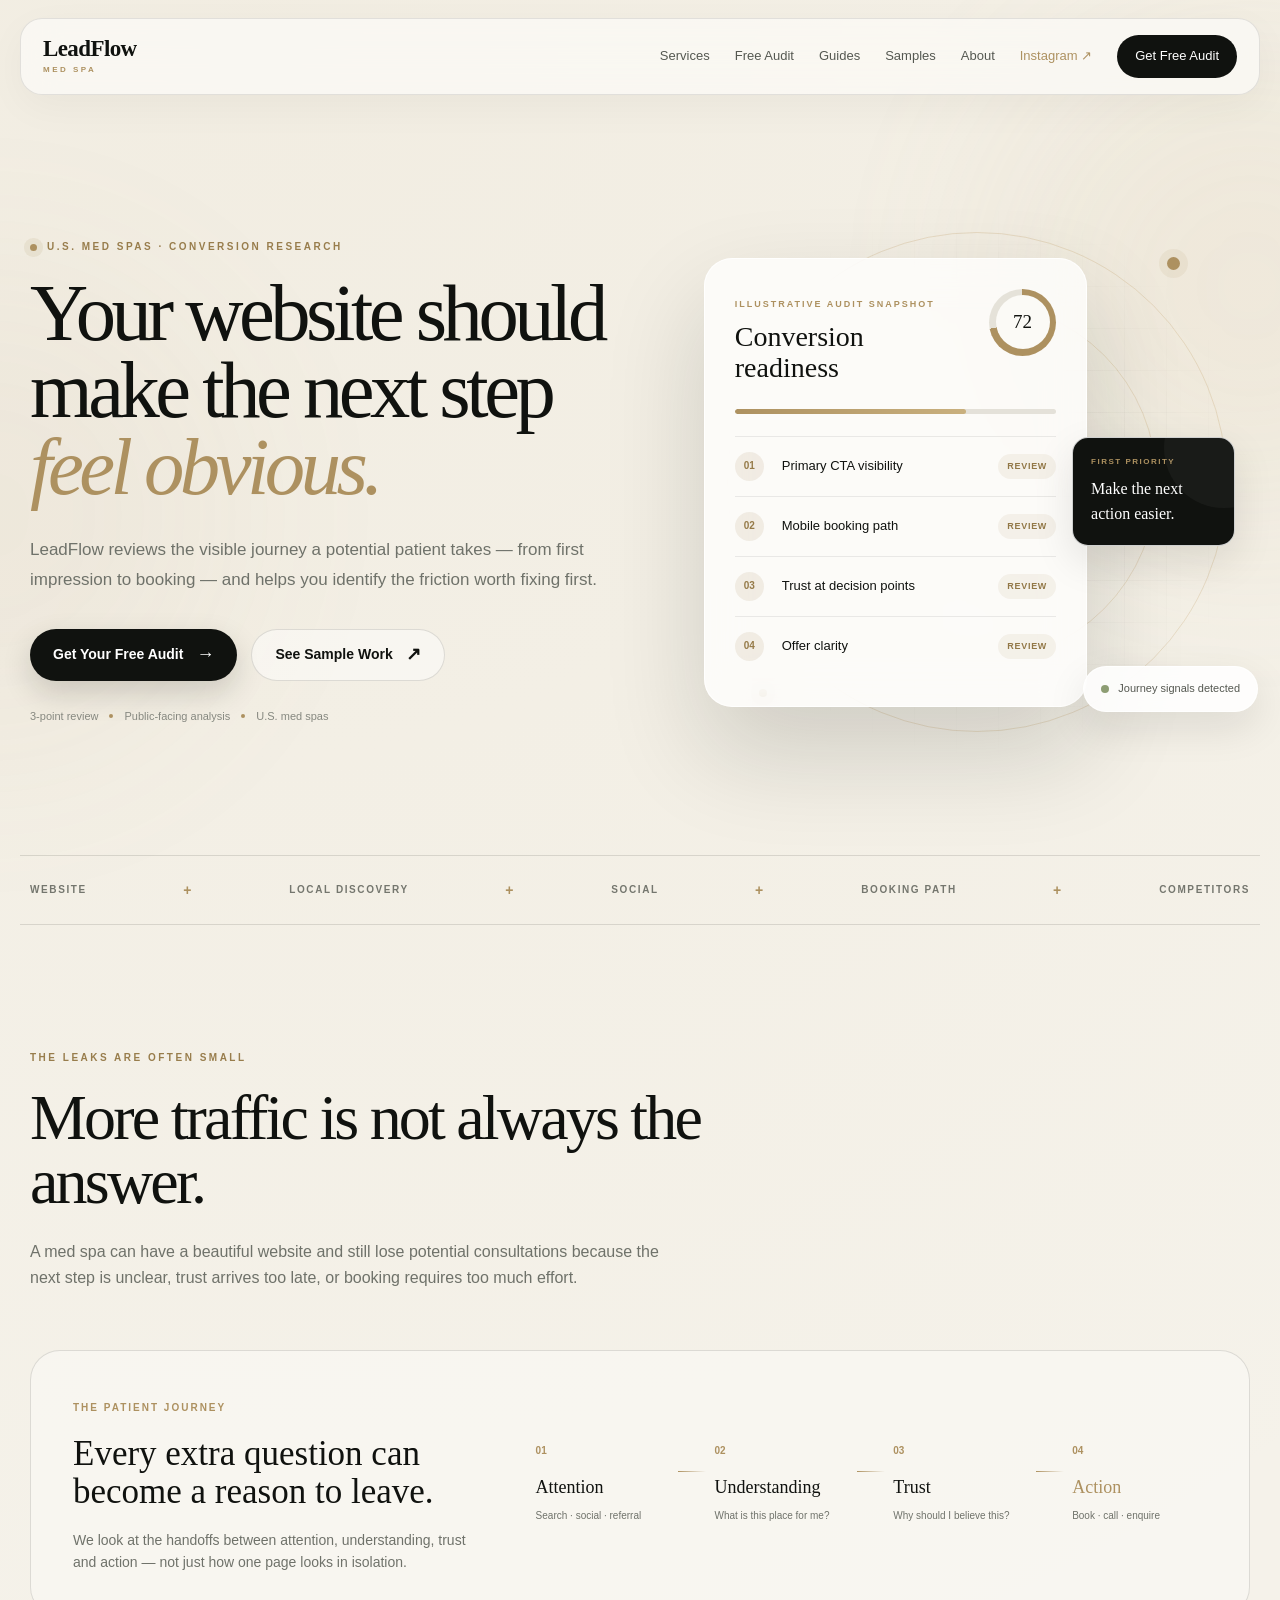
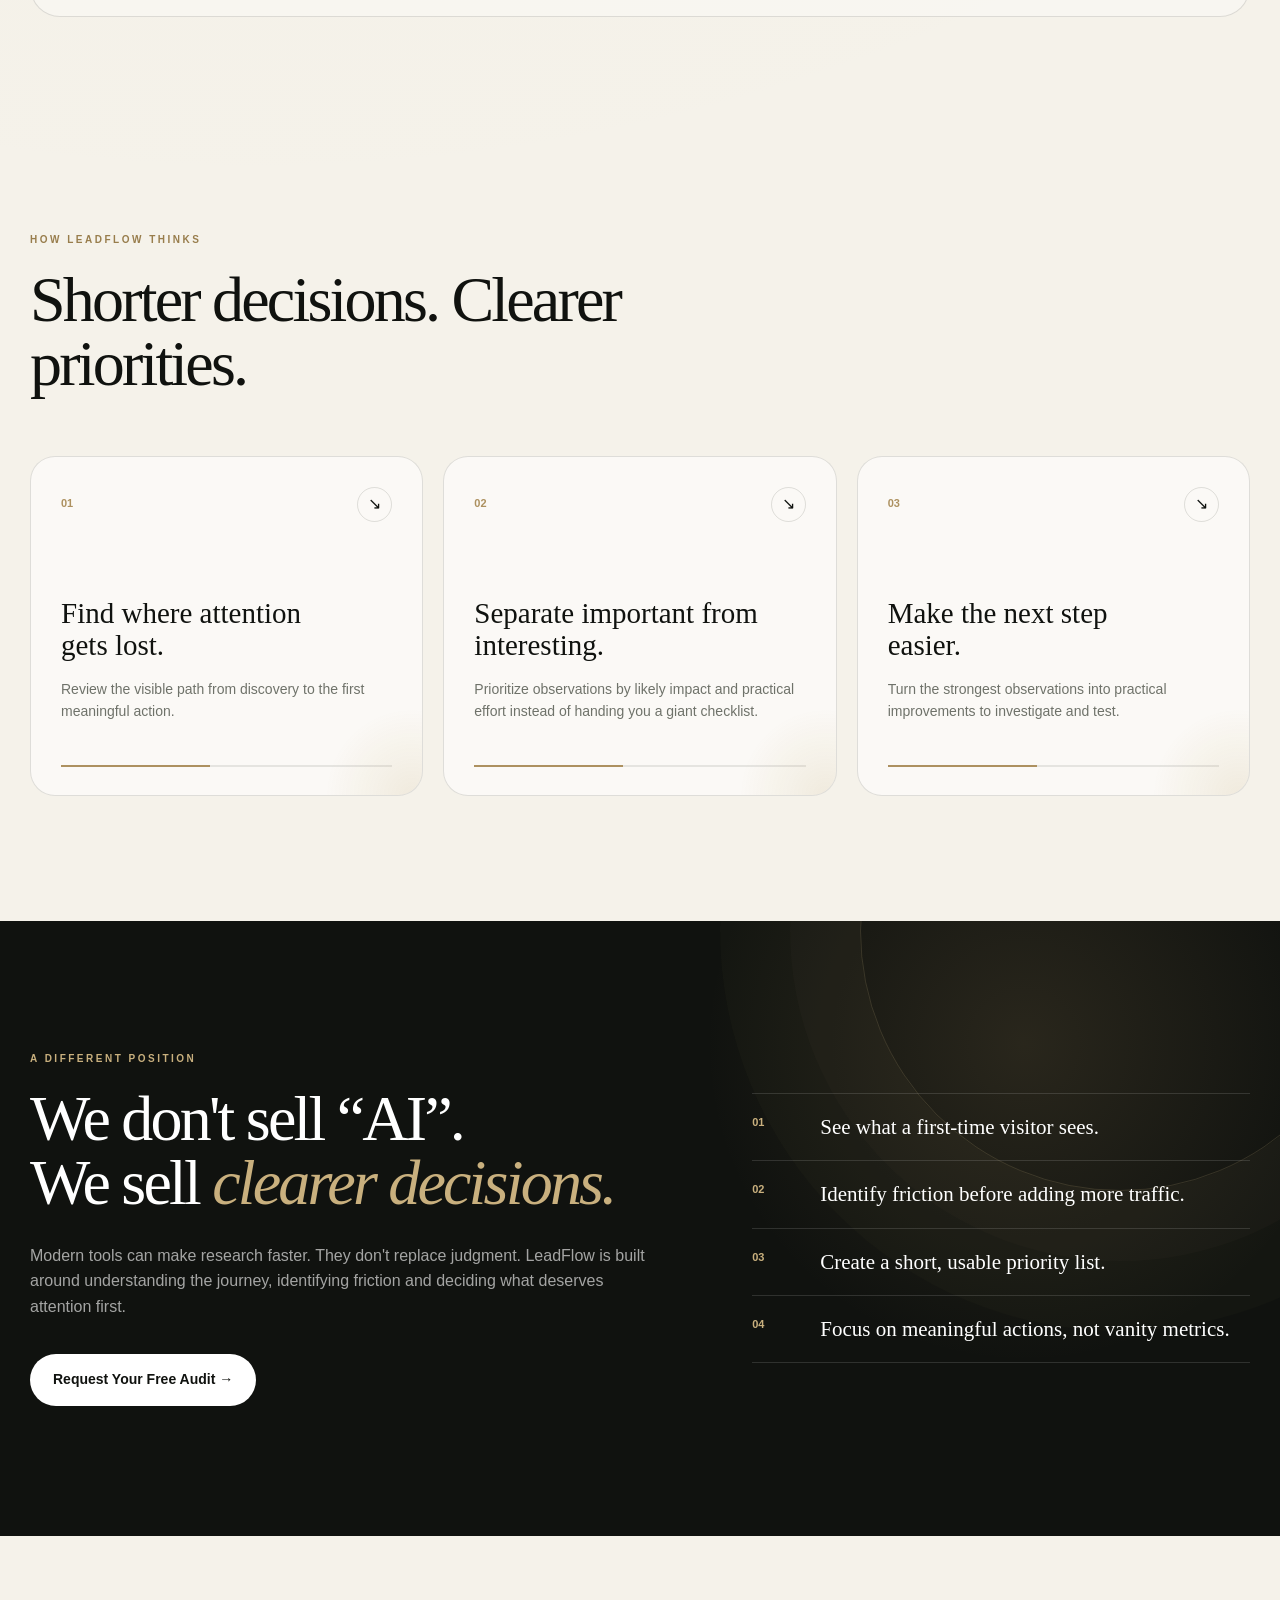
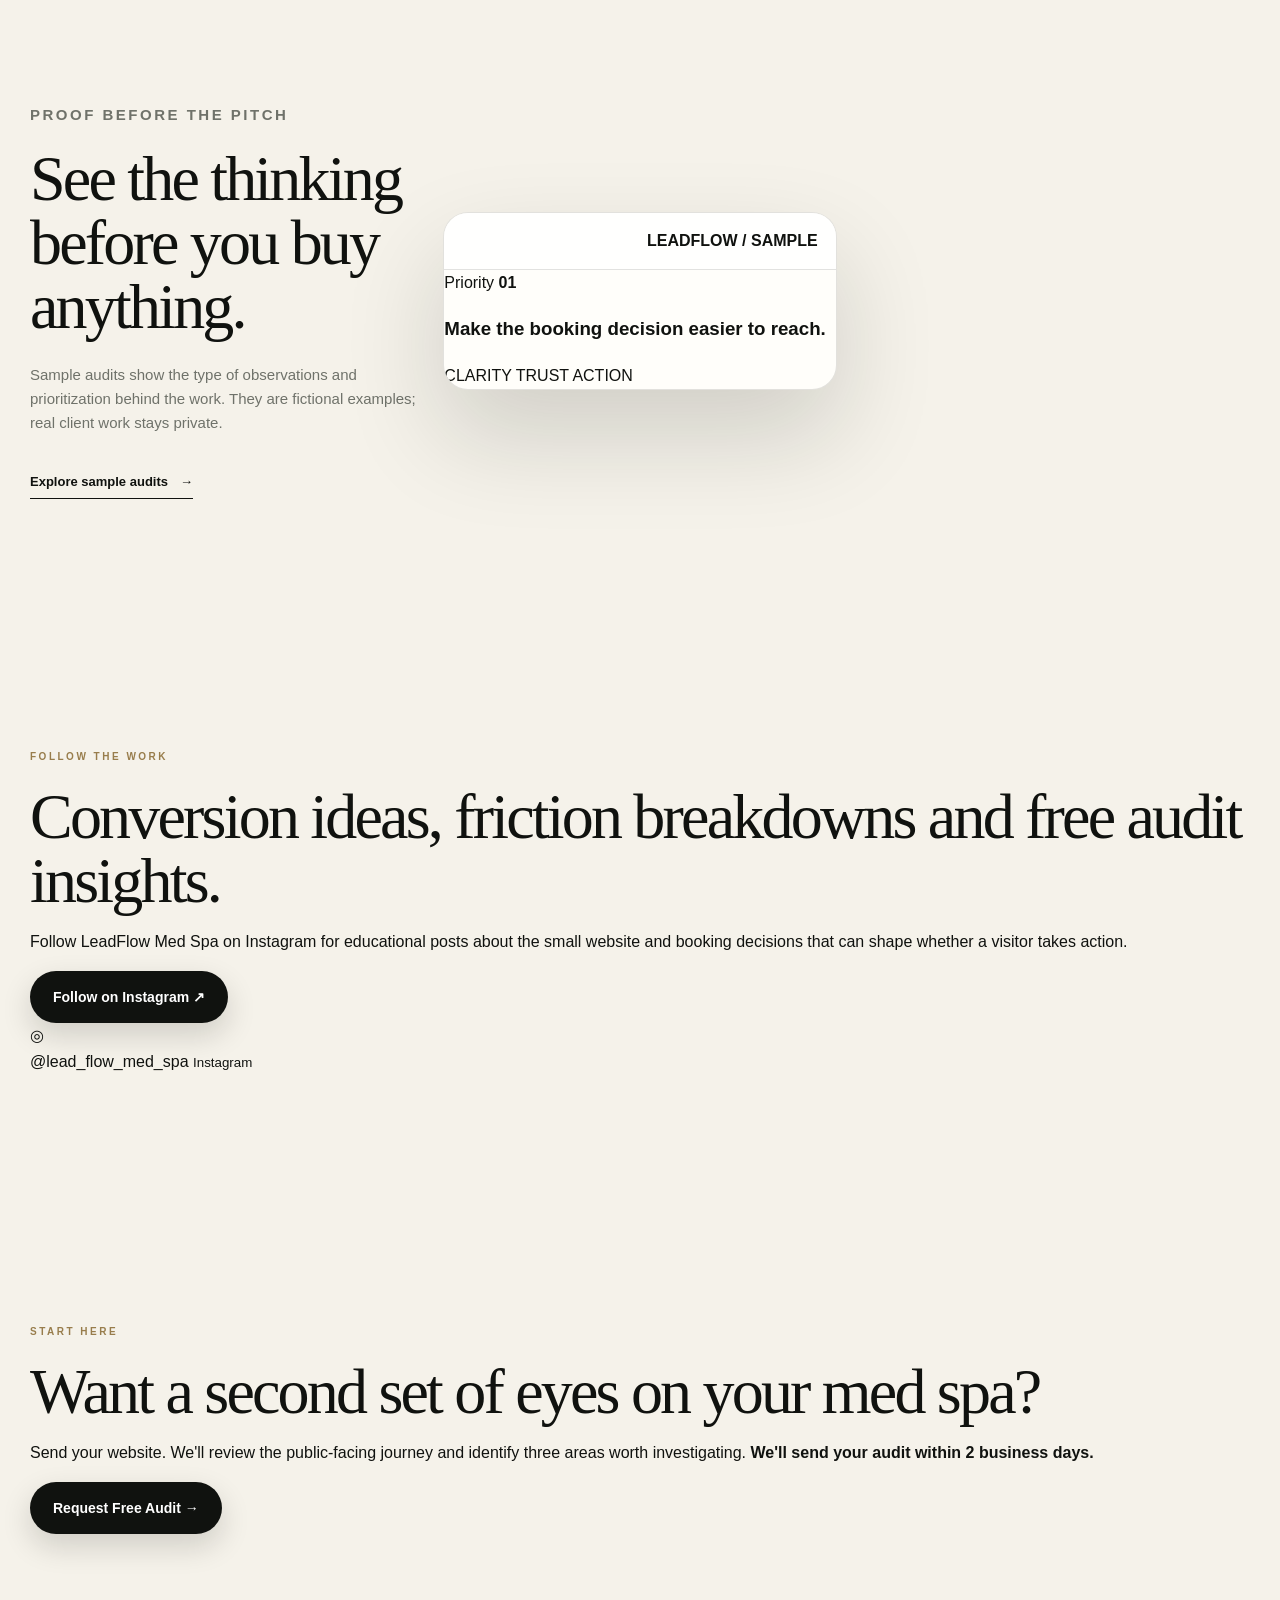
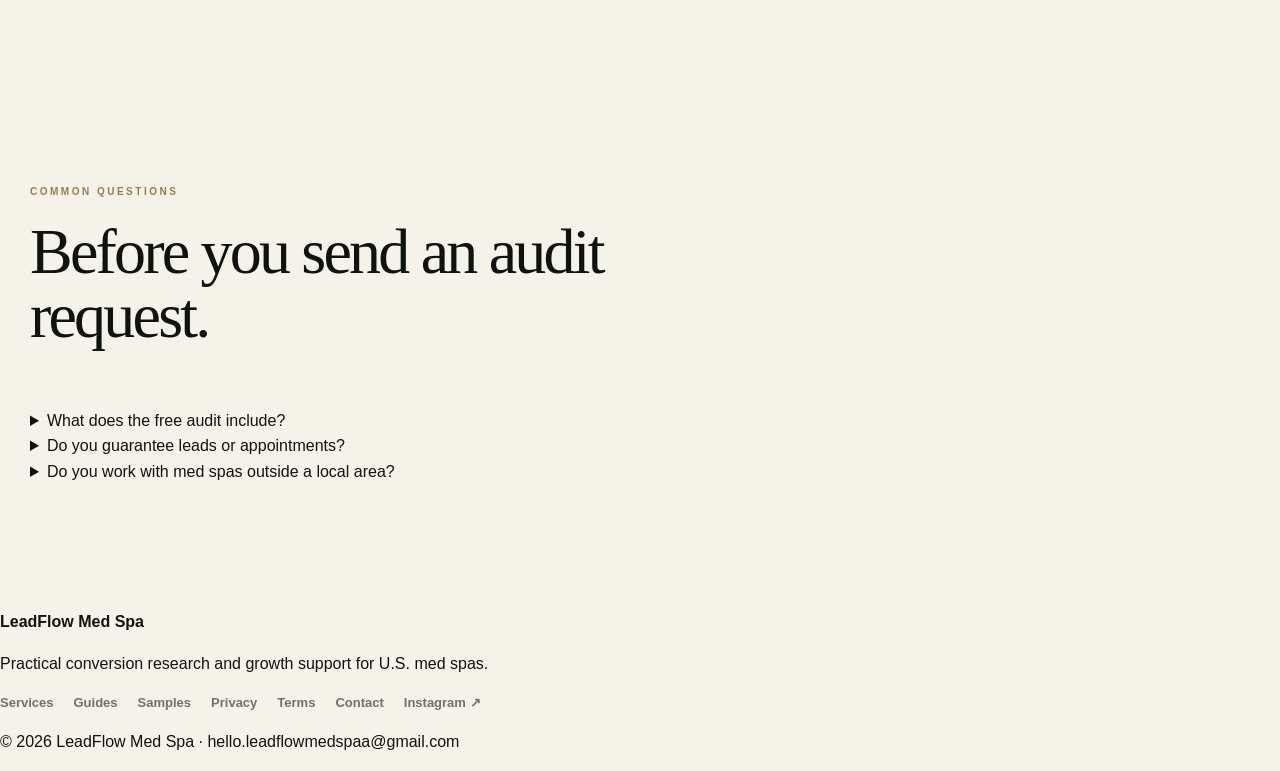
<file: index.html>
<!doctype html>
<html lang="en-US">
<head>
<meta charset="utf-8">
<meta name="viewport" content="width=device-width, initial-scale=1">

<title>LeadFlow Med Spa | Make the Next Step Obvious</title>

<meta
  name="description"
  content="LeadFlow Med Spa helps U.S. med spas identify conversion friction across their website, local presence and booking journey — then prioritize practical fixes."
>

<link rel="canonical" href="https://leadflow-medspa.vercel.app/">

<meta property="og:title" content="LeadFlow Med Spa | Make the Next Step Obvious">

<meta
  property="og:description"
  content="Practical conversion research and 3-point audits for U.S. med spas."
>

<meta property="og:type" content="website">

<meta
  property="og:url"
  content="https://leadflow-medspa.vercel.app/"
>

<meta name="theme-color" content="#10120f">

<link rel="stylesheet" href="/styles.css">

<script type="application/ld+json">
{
  "@context": "https://schema.org",
  "@type": "ProfessionalService",
  "name": "LeadFlow Med Spa",
  "url": "https://leadflow-medspa.vercel.app/",
  "email": "hello.leadflowmedspaa@gmail.com",
  "description": "Lead-conversion research and practical growth support for U.S. med spas.",
  "sameAs": [
    "https://www.instagram.com/lead_flow_med_spa?igsi=cHpsZ3JzeG5sNnk2"
  ],
  "areaServed": {
    "@type": "Country",
    "name": "United States"
  }
}
</script>

</head>


<body>

<div class="site-glow glow-one"></div>
<div class="site-glow glow-two"></div>


<!-- HEADER -->

<header class="site-header">

  <a class="logo" href="/">
    LeadFlow
    <span>Med Spa</span>
  </a>


  <nav>

    <a href="/services.html">Services</a>

    <a href="/free-audit.html">Free Audit</a>

    <a href="/guides.html">Guides</a>

    <a href="/sample-audits/">Samples</a>

    <a href="/about.html">About</a>

    <a
      class="nav-instagram"
      href="https://www.instagram.com/lead_flow_med_spa?igsi=cHpsZ3JzeG5sNnk2"
      target="_blank"
      rel="noopener"
    >
      Instagram ↗
    </a>

    <a
      class="nav-cta"
      href="/free-audit.html"
    >
      Get Free Audit
    </a>

  </nav>


  <!-- MOBILE MENU -->

  <details class="mobile-menu">

    <summary>Menu</summary>

    <div>

      <a href="/services.html">Services</a>

      <a href="/free-audit.html">Free Audit</a>

      <a href="/guides.html">Guides</a>

      <a href="/sample-audits/">Samples</a>

      <a href="/about.html">About</a>

      <a
        href="https://www.instagram.com/lead_flow_med_spa?igsi=cHpsZ3JzeG5sNnk2"
        target="_blank"
        rel="noopener"
      >
        Instagram ↗
      </a>

    </div>

  </details>

</header>



<main>


<!-- HERO -->

<section class="hero premium-hero">


  <!-- HERO TEXT -->

  <div class="hero-copy reveal">

    <p class="eyebrow">

      <span class="eyebrow-dot"></span>

      U.S. MED SPAS · CONVERSION RESEARCH

    </p>


    <h1>

      Your website should make the next step

      <em>feel obvious.</em>

    </h1>


    <p class="lead">

      LeadFlow reviews the visible journey a potential patient takes —
      from first impression to booking — and helps you identify the
      friction worth fixing first.

    </p>


    <div class="actions">

      <a
        class="button primary"
        href="/free-audit.html"
      >

        Get Your Free Audit

        <span>→</span>

      </a>


      <a
        class="button secondary"
        href="/sample-audits/"
      >

        See Sample Work

        <span>↗</span>

      </a>

    </div>


    <div class="hero-notes">

      <span>3-point review</span>

      <i></i>

      <span>Public-facing analysis</span>

      <i></i>

      <span>U.S. med spas</span>

    </div>

  </div>



  <!-- HERO VISUAL -->

  <div class="hero-visual reveal reveal-delay">

    <div class="hero-grid-lines"></div>

    <div class="orbit orbit-outer"></div>

    <div class="orbit orbit-inner"></div>

    <div class="orbit-dot dot-one"></div>

    <div class="orbit-dot dot-two"></div>


    <div class="scorecard premium-card">


      <div class="score-top">

        <div>

          <small>
            ILLUSTRATIVE AUDIT SNAPSHOT
          </small>

          <h3>
            Conversion readiness
          </h3>

        </div>


        <div class="score">

          <span>72</span>

        </div>

      </div>


      <div class="scorebar">

        <span></span>

      </div>


      <div class="check">

        <b>01</b>

        <span>
          Primary CTA visibility
        </span>

        <small>
          Review
        </small>

      </div>


      <div class="check">

        <b>02</b>

        <span>
          Mobile booking path
        </span>

        <small>
          Review
        </small>

      </div>


      <div class="check">

        <b>03</b>

        <span>
          Trust at decision points
        </span>

        <small>
          Review
        </small>

      </div>


      <div class="check">

        <b>04</b>

        <span>
          Offer clarity
        </span>

        <small>
          Review
        </small>

      </div>

    </div>


    <div class="floating priority-card">

      <span>
        FIRST PRIORITY
      </span>

      <strong>
        Make the next action easier.
      </strong>

    </div>


    <div class="floating signal-card">

      <span class="pulse"></span>

      Journey signals detected

    </div>

  </div>

</section>



<!-- TRUST STRIP -->

<section
  class="trust-strip premium-strip"
  aria-label="Audit areas"
>

  <span>WEBSITE</span>

  <b>+</b>

  <span>LOCAL DISCOVERY</span>

  <b>+</b>

  <span>SOCIAL</span>

  <b>+</b>

  <span>BOOKING PATH</span>

  <b>+</b>

  <span>COMPETITORS</span>

</section>



<!-- INTRO -->

<section class="section intro-section">


  <div class="section-heading reveal">

    <p class="eyebrow">
      THE LEAKS ARE OFTEN SMALL
    </p>


    <h2>
      More traffic is not always the answer.
    </h2>


    <p>

      A med spa can have a beautiful website and still lose potential
      consultations because the next step is unclear, trust arrives too
      late, or booking requires too much effort.

    </p>

  </div>



  <div class="journey-layout">


    <div class="journey-copy reveal">

      <span class="journey-kicker">
        THE PATIENT JOURNEY
      </span>


      <h3>
        Every extra question can become a reason to leave.
      </h3>


      <p>

        We look at the handoffs between attention, understanding,
        trust and action — not just how one page looks in isolation.

      </p>

    </div>



    <div class="journey-flow reveal reveal-delay">


      <div class="journey-step">

        <span>01</span>

        <strong>Attention</strong>

        <small>
          Search · social · referral
        </small>

      </div>


      <div class="journey-line"></div>


      <div class="journey-step">

        <span>02</span>

        <strong>Understanding</strong>

        <small>
          What is this place for me?
        </small>

      </div>


      <div class="journey-line"></div>


      <div class="journey-step">

        <span>03</span>

        <strong>Trust</strong>

        <small>
          Why should I believe this?
        </small>

      </div>


      <div class="journey-line"></div>


      <div class="journey-step active">

        <span>04</span>

        <strong>Action</strong>

        <small>
          Book · call · enquire
        </small>

      </div>

    </div>

  </div>

</section>



<!-- METHOD -->

<section class="section method-section">


  <div class="section-heading reveal">

    <p class="eyebrow">
      HOW LEADFLOW THINKS
    </p>


    <h2>
      Shorter decisions. Clearer priorities.
    </h2>

  </div>



  <div class="grid three premium-features">


    <article class="feature reveal">

      <div class="feature-top">

        <span>01</span>

        <i>↘</i>

      </div>


      <h3>
        Find where attention gets lost.
      </h3>


      <p>

        Review the visible path from discovery to the first meaningful
        action.

      </p>


      <div class="feature-meter">

        <span></span>

      </div>

    </article>



    <article class="feature reveal reveal-delay">

      <div class="feature-top">

        <span>02</span>

        <i>↘</i>

      </div>


      <h3>
        Separate important from interesting.
      </h3>


      <p>

        Prioritize observations by likely impact and practical effort
        instead of handing you a giant checklist.

      </p>


      <div class="feature-meter">

        <span></span>

      </div>

    </article>



    <article class="feature reveal reveal-delay-2">

      <div class="feature-top">

        <span>03</span>

        <i>↘</i>

      </div>


      <h3>
        Make the next step easier.
      </h3>


      <p>

        Turn the strongest observations into practical improvements to
        investigate and test.

      </p>


      <div class="feature-meter">

        <span></span>

      </div>

    </article>


  </div>

</section>



<!-- DARK SECTION -->

<section class="section dark position-section">

  <div class="dark-orb"></div>


  <div class="split">


    <div class="reveal">

      <p class="eyebrow">
        A DIFFERENT POSITION
      </p>


      <h2>

        We don't sell “AI”.

        <br>

        We sell

        <em>clearer decisions.</em>

      </h2>


      <p>

        Modern tools can make research faster. They don't replace
        judgment. LeadFlow is built around understanding the journey,
        identifying friction and deciding what deserves attention first.

      </p>


      <div class="actions">

        <a
          class="button light"
          href="/free-audit.html"
        >

          Request Your Free Audit →

        </a>

      </div>

    </div>



    <div class="mini-list reveal reveal-delay">


      <div>

        <b>01</b>

        <span>
          See what a first-time visitor sees.
        </span>

      </div>


      <div>

        <b>02</b>

        <span>
          Identify friction before adding more traffic.
        </span>

      </div>


      <div>

        <b>03</b>

        <span>
          Create a short, usable priority list.
        </span>

      </div>


      <div>

        <b>04</b>

        <span>
          Focus on meaningful actions, not vanity metrics.
        </span>

      </div>


    </div>

  </div>

</section>



<!-- SAMPLE AUDITS -->

<section class="section samples-section">


  <div class="samples-grid">


    <div class="reveal">

      <p class="eyebrow">
        PROOF BEFORE THE PITCH
      </p>


      <h2>
        See the thinking before you buy anything.
      </h2>


      <p>

        Sample audits show the type of observations and prioritization
        behind the work. They are fictional examples; real client work
        stays private.

      </p>


      <a
        class="text-link"
        href="/sample-audits/"
      >

        Explore sample audits

        <span>→</span>

      </a>

    </div>



    <div class="sample-window reveal reveal-delay">


      <div class="window-bar">

        <span></span>

        <span></span>

        <span></span>

        <b>
          LEADFLOW / SAMPLE
        </b>

      </div>



      <div class="sample-content">


        <div class="sample-score">

          <span>
            Priority
          </span>

          <strong>
            01
          </strong>

        </div>


        <h3>
          Make the booking decision easier to reach.
        </h3>


        <div class="sample-lines">

          <i></i>

          <i></i>

          <i></i>

        </div>


        <div class="sample-tags">

          <span>CLARITY</span>

          <span>TRUST</span>

          <span>ACTION</span>

        </div>

      </div>

    </div>


  </div>

</section>



<!-- INSTAGRAM -->

<section class="section social-section">


  <div class="social-card reveal">


    <div class="social-copy">


      <p class="eyebrow">
        FOLLOW THE WORK
      </p>


      <h2>
        Conversion ideas, friction breakdowns and free audit insights.
      </h2>


      <p>

        Follow LeadFlow Med Spa on Instagram for educational posts about
        the small website and booking decisions that can shape whether a
        visitor takes action.

      </p>


      <a
        class="button primary"
        href="https://www.instagram.com/lead_flow_med_spa?igsi=cHpsZ3JzeG5sNnk2"
        target="_blank"
        rel="noopener"
      >

        Follow on Instagram ↗

      </a>

    </div>



    <a
      class="instagram-panel"
      href="https://www.instagram.com/lead_flow_med_spa?igsi=cHpsZ3JzeG5sNnk2"
      target="_blank"
      rel="noopener"
      aria-label="Open LeadFlow Med Spa on Instagram"
    >


      <div class="instagram-mark">
        ◎
      </div>


      <span>
        @lead_flow_med_spa
      </span>


      <small>
        Instagram
      </small>


      <div class="ig-bars">

        <i></i>

        <i></i>

        <i></i>

      </div>

    </a>


  </div>

</section>



<!-- FINAL CTA -->

<section class="section audit-cta-section">


  <div class="audit-cta reveal">


    <div class="cta-ring"></div>

    <div class="cta-ring second"></div>


    <p class="eyebrow">
      START HERE
    </p>


    <h2>
      Want a second set of eyes on your med spa?
    </h2>


    <p>

      Send your website. We'll review the public-facing journey and
      identify three areas worth investigating.

      <strong>
        We'll send your audit within 2 business days.
      </strong>

    </p>


    <a
      class="button primary"
      href="/free-audit.html"
    >

      Request Free Audit →

    </a>


  </div>

</section>



<!-- FAQ -->

<section class="section faq">


  <div class="section-heading reveal">

    <p class="eyebrow">
      COMMON QUESTIONS
    </p>


    <h2>
      Before you send an audit request.
    </h2>

  </div>



  <div class="faq reveal">


    <details>

      <summary>
        What does the free audit include?
      </summary>

      <p>

        A short public-facing review with three initial observations
        about clarity, trust, calls-to-action and potential booking
        friction.

      </p>

    </details>



    <details>

      <summary>
        Do you guarantee leads or appointments?
      </summary>

      <p>

        No. The audit identifies opportunities to investigate. Outcomes
        depend on factors including the market, offer, traffic,
        follow-up and implementation.

      </p>

    </details>



    <details>

      <summary>
        Do you work with med spas outside a local area?
      </summary>

      <p>

        Yes. LeadFlow is positioned to review U.S. med spas remotely
        using their public-facing digital journey.

      </p>

    </details>


  </div>

</section>


</main>



<!-- FOOTER -->

<footer class="footer premium-footer">


  <div>

    <strong>
      LeadFlow Med Spa
    </strong>


    <p>
      Practical conversion research and growth support for U.S. med spas.
    </p>

  </div>



  <div class="footer-links">

    <a href="/services.html">
      Services
    </a>

    <a href="/guides.html">
      Guides
    </a>

    <a href="/sample-audits/">
      Samples
    </a>

    <a href="/privacy.html">
      Privacy
    </a>

    <a href="/terms.html">
      Terms
    </a>

    <a href="/contact.html">
      Contact
    </a>

    <a
      href="https://www.instagram.com/lead_flow_med_spa?igsi=cHpsZ3JzeG5sNnk2"
      target="_blank"
      rel="noopener"
    >
      Instagram ↗
    </a>

  </div>



  <p class="copyright">

    © 2026 LeadFlow Med Spa ·
    hello.leadflowmedspaa@gmail.com

  </p>


</footer>


</body>
</html>
</file>
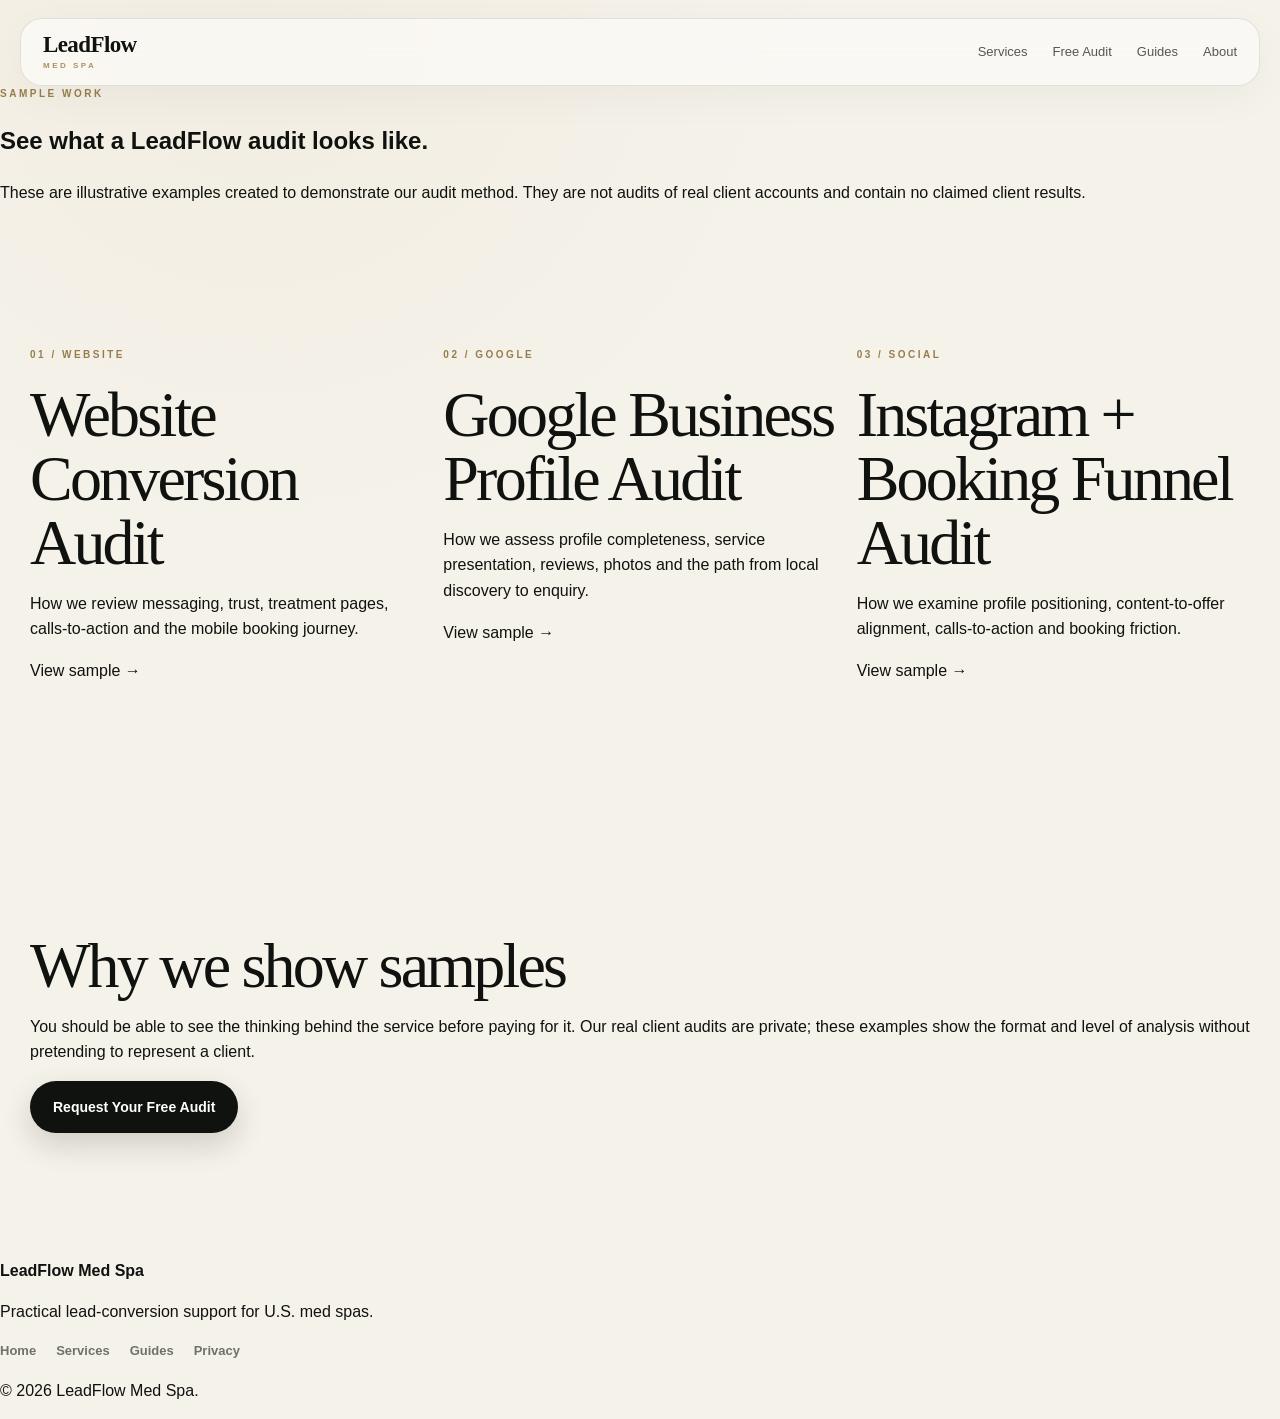
<file: sample-audits/index.html>
<!doctype html>
<html lang="en-US">
<head>
<meta charset="utf-8"><meta name="viewport" content="width=device-width, initial-scale=1">
<title>Sample Med Spa Audits | LeadFlow Med Spa</title>
<meta name="description" content="Illustrative sample audits showing how LeadFlow reviews med spa websites, Google Business Profiles, Instagram and booking journeys.">
<link rel="canonical" href="https://leadflowmedspa.com/sample-audits/">
<link rel="stylesheet" href="/styles.css">
</head>
<body>
<header class="site-header"><a class="logo" href="/">LeadFlow<span>Med Spa</span></a><nav><a href="/services.html">Services</a><a href="/free-audit.html">Free Audit</a><a href="/guides.html">Guides</a><a href="/about.html">About</a></nav></header>
<main>
<section class="page-hero">
<p class="eyebrow">SAMPLE WORK</p>
<h1>See what a LeadFlow audit looks like.</h1>
<p>These are illustrative examples created to demonstrate our audit method. They are not audits of real client accounts and contain no claimed client results.</p>
</section>
<section class="section">
<div class="grid three">
<article class="article-card"><p class="eyebrow">01 / WEBSITE</p><h2>Website Conversion Audit</h2><p>How we review messaging, trust, treatment pages, calls-to-action and the mobile booking journey.</p><a href="/sample-audits/website-conversion.html">View sample →</a></article>
<article class="article-card"><p class="eyebrow">02 / GOOGLE</p><h2>Google Business Profile Audit</h2><p>How we assess profile completeness, service presentation, reviews, photos and the path from local discovery to enquiry.</p><a href="/sample-audits/google-business-profile.html">View sample →</a></article>
<article class="article-card"><p class="eyebrow">03 / SOCIAL</p><h2>Instagram + Booking Funnel Audit</h2><p>How we examine profile positioning, content-to-offer alignment, calls-to-action and booking friction.</p><a href="/sample-audits/instagram-booking-funnel.html">View sample →</a></article>
</div>
</section>
<section class="section muted"><h2>Why we show samples</h2><p>You should be able to see the thinking behind the service before paying for it. Our real client audits are private; these examples show the format and level of analysis without pretending to represent a client.</p><a class="button primary" href="/free-audit.html">Request Your Free Audit</a></section>
</main>
<footer class="footer"><div><strong>LeadFlow Med Spa</strong><p>Practical lead-conversion support for U.S. med spas.</p></div><div class="footer-links"><a href="/">Home</a><a href="/services.html">Services</a><a href="/guides.html">Guides</a><a href="/privacy.html">Privacy</a></div><p class="copyright">© 2026 LeadFlow Med Spa.</p></footer>
</body></html>
</file>
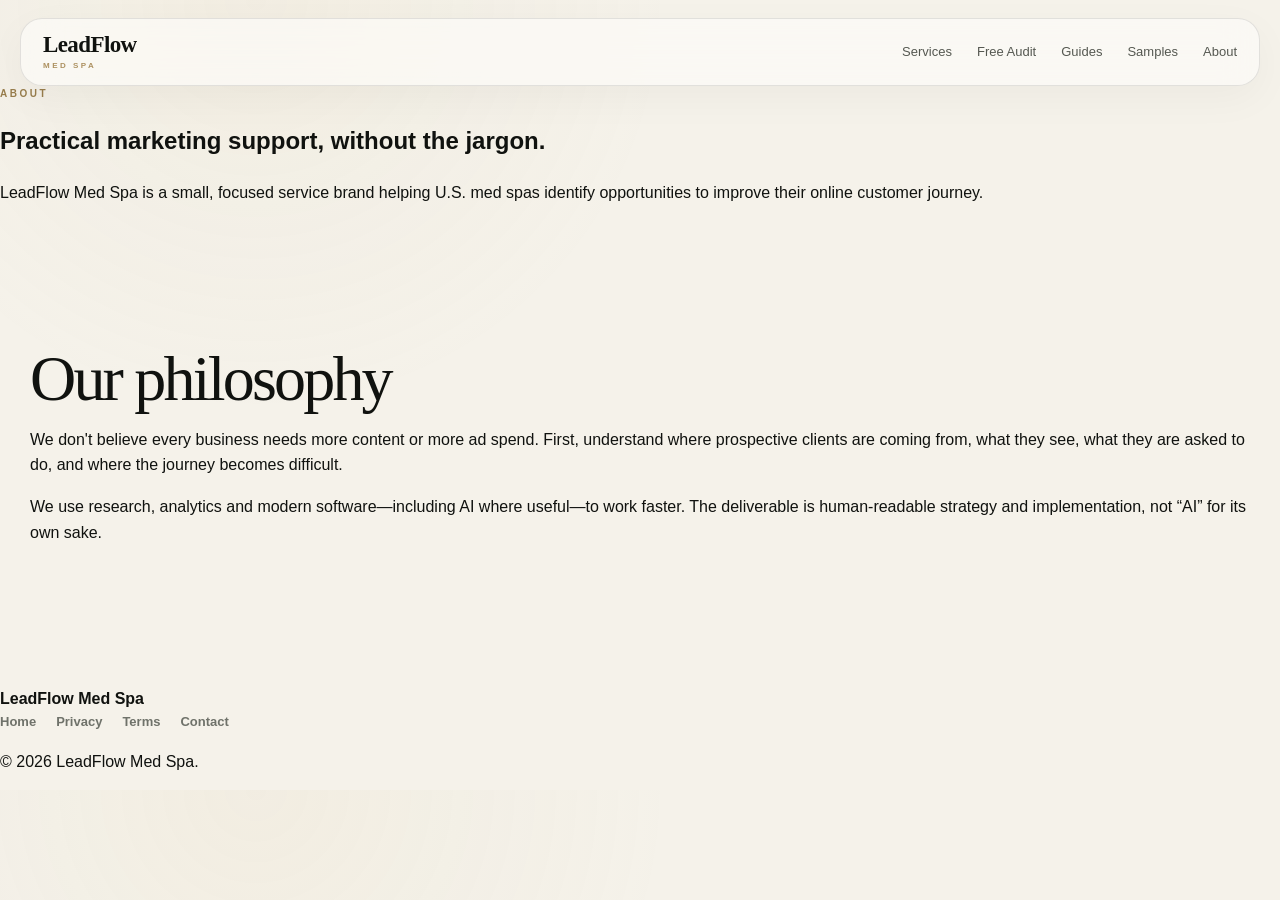
<file: about.html>
<!doctype html>
<html lang="en-US"><head><meta charset="utf-8"><meta name="viewport" content="width=device-width, initial-scale=1"><title>About LeadFlow Med Spa</title><meta name="description" content="Learn about LeadFlow Med Spa and its practical approach to med spa lead conversion."><link rel="canonical" href="https://leadflowmedspa.com/about.html"><link rel="stylesheet" href="/styles.css"></head>
<body><header class="site-header"><a class="logo" href="/">LeadFlow<span>Med Spa</span></a><nav><a href="/services.html">Services</a><a href="/free-audit.html">Free Audit</a><a href="/guides.html">Guides</a><a href="/sample-audits/">Samples</a><a href="/about.html">About</a></nav></header>
<main><section class="page-hero"><p class="eyebrow">ABOUT</p><h1>Practical marketing support, without the jargon.</h1><p>LeadFlow Med Spa is a small, focused service brand helping U.S. med spas identify opportunities to improve their online customer journey.</p></section>
<section class="section"><h2>Our philosophy</h2><p>We don't believe every business needs more content or more ad spend. First, understand where prospective clients are coming from, what they see, what they are asked to do, and where the journey becomes difficult.</p><p>We use research, analytics and modern software—including AI where useful—to work faster. The deliverable is human-readable strategy and implementation, not “AI” for its own sake.</p></section></main>
<footer class="footer"><div><strong>LeadFlow Med Spa</strong></div><div class="footer-links"><a href="/">Home</a><a href="/privacy.html">Privacy</a><a href="/terms.html">Terms</a><a href="/contact.html">Contact</a></div><p class="copyright">© 2026 LeadFlow Med Spa.</p></footer></body></html>
</file>
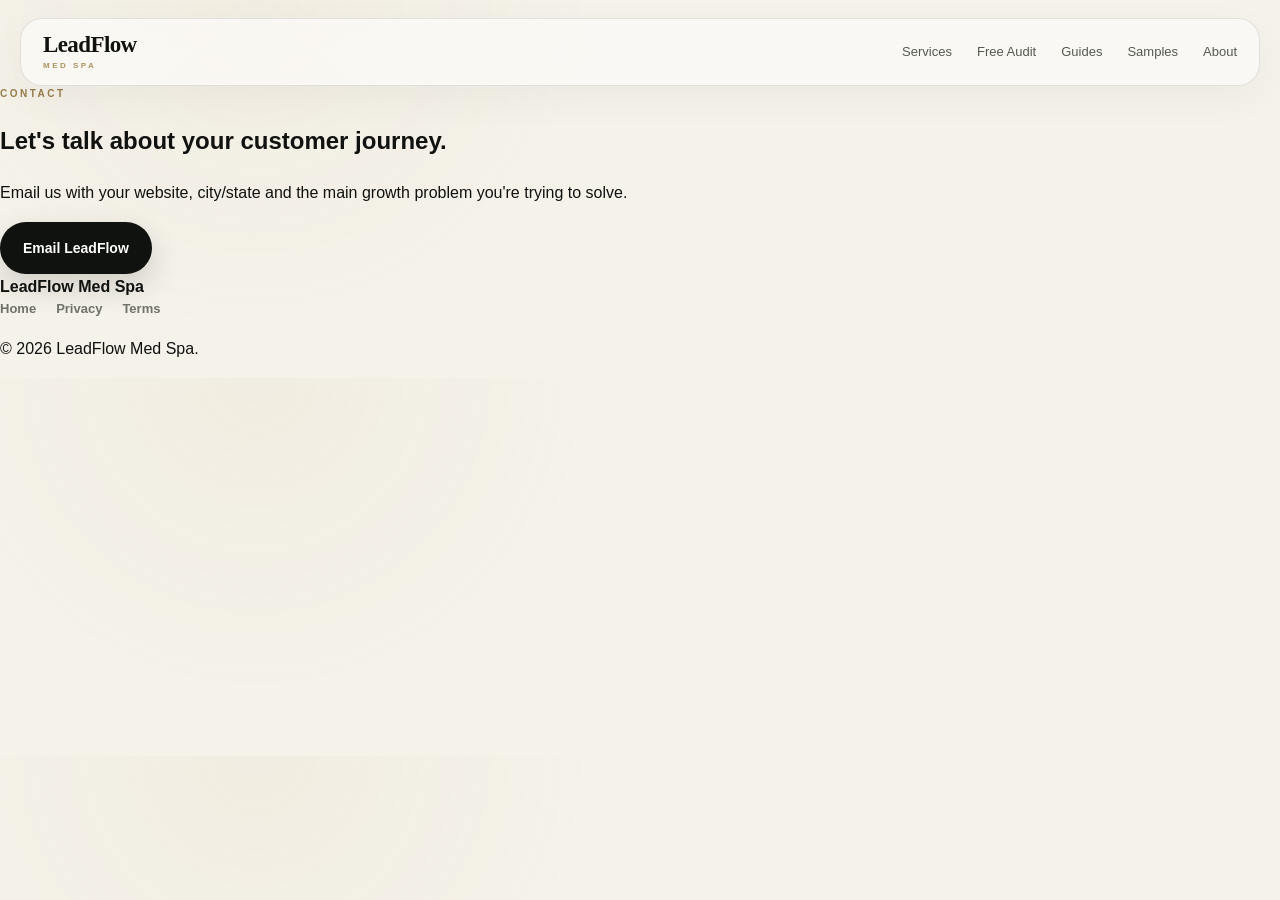
<file: contact.html>
<!doctype html>
<html lang="en-US"><head><meta charset="utf-8"><meta name="viewport" content="width=device-width, initial-scale=1"><title>Contact LeadFlow Med Spa</title><meta name="description" content="Contact LeadFlow Med Spa about a lead-conversion audit or implementation project."><link rel="canonical" href="https://leadflowmedspa.com/contact.html"><link rel="stylesheet" href="/styles.css"></head>
<body><header class="site-header"><a class="logo" href="/">LeadFlow<span>Med Spa</span></a><nav><a href="/services.html">Services</a><a href="/free-audit.html">Free Audit</a><a href="/guides.html">Guides</a><a href="/sample-audits/">Samples</a><a href="/about.html">About</a></nav></header>
<main><section class="page-hero"><p class="eyebrow">CONTACT</p><h1>Let's talk about your customer journey.</h1><p>Email us with your website, city/state and the main growth problem you're trying to solve.</p><a class="button primary" href="mailto:hello.leadflowmedspaa@gmail.com?subject=Med%20Spa%20Growth%20Inquiry">Email LeadFlow</a></section></main>
<footer class="footer"><div><strong>LeadFlow Med Spa</strong></div><div class="footer-links"><a href="/">Home</a><a href="/privacy.html">Privacy</a><a href="/terms.html">Terms</a></div><p class="copyright">© 2026 LeadFlow Med Spa.</p></footer></body></html>
</file>
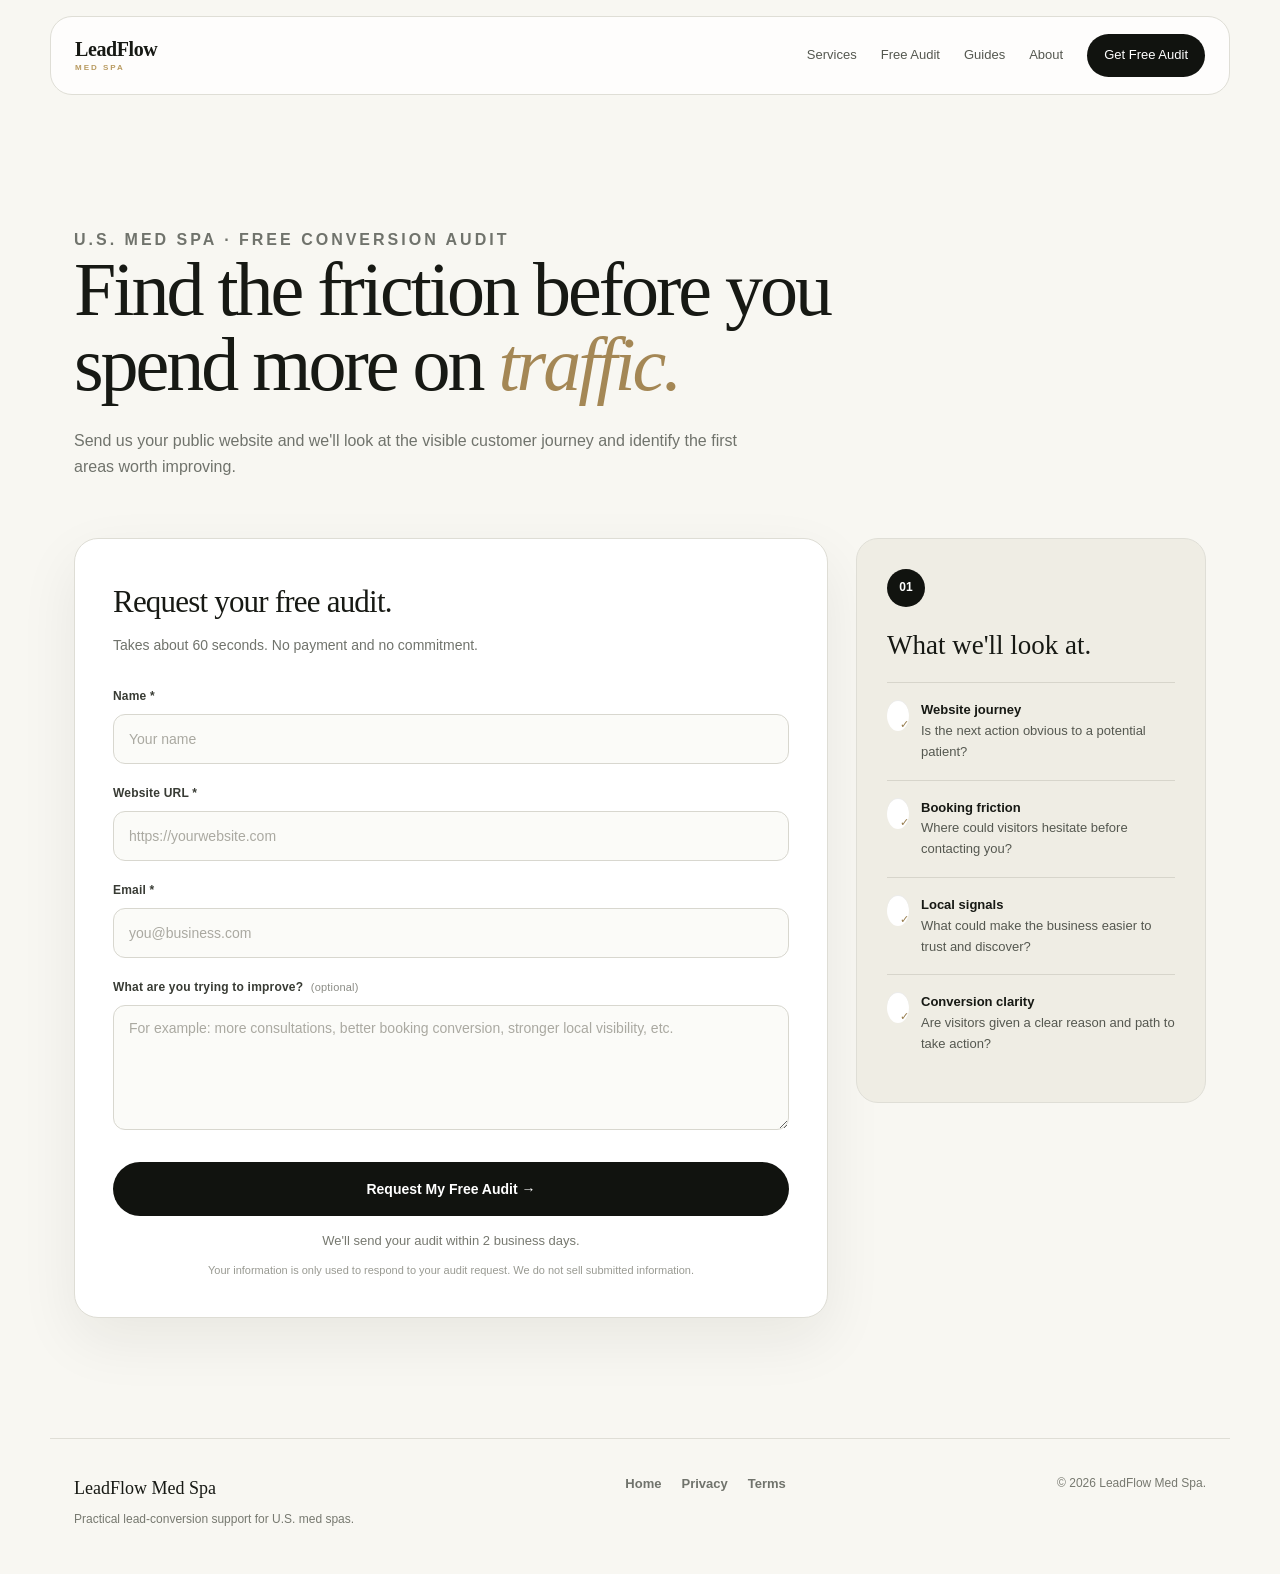
<file: free-audit.html>
<!DOCTYPE html>
<html lang="en">
<head>
  <meta charset="UTF-8">
  <meta name="viewport" content="width=device-width, initial-scale=1.0">

  <title>Free Med Spa Conversion Audit | LeadFlow Med Spa</title>

  <meta
    name="description"
    content="Request a free 3-point conversion audit for your U.S. med spa website from LeadFlow Med Spa."
  >

  <link
    rel="canonical"
    href="https://leadflow-medspa.vercel.app/free-audit.html"
  >

  <link rel="stylesheet" href="styles.css">

  <style>
    :root {
      --ink: #171914;
      --muted: #70736c;
      --line: #dfded6;
      --paper: #f8f7f2;
      --card: #ffffff;
      --accent: #b99b61;
      --dark: #11130f;
    }

    * {
      box-sizing: border-box;
    }

    html {
      scroll-behavior: smooth;
    }

    body {
      margin: 0;
      background: var(--paper);
      color: var(--ink);
      font-family: Arial, Helvetica, sans-serif;
      line-height: 1.6;
    }

    a {
      color: inherit;
      text-decoration: none;
    }

    /* HEADER */

    .audit-header {
      width: calc(100% - 32px);
      max-width: 1180px;
      margin: 16px auto 0;
      padding: 17px 24px;
      border: 1px solid var(--line);
      border-radius: 22px;
      background: rgba(255, 255, 255, 0.82);

      display: flex;
      align-items: center;
      justify-content: space-between;
      gap: 25px;
    }

    .brand {
      font-family: Georgia, "Times New Roman", serif;
      font-size: 20px;
      font-weight: 700;
      letter-spacing: -0.4px;
      line-height: 1;
    }

    .brand small {
      display: block;
      margin-top: 5px;
      color: var(--accent);
      font-family: Arial, Helvetica, sans-serif;
      font-size: 8px;
      font-weight: 700;
      letter-spacing: 2px;
      text-transform: uppercase;
    }

    .audit-nav {
      display: flex;
      align-items: center;
      gap: 24px;
      font-size: 13px;
      color: #555850;
    }

    .audit-nav a:hover {
      color: var(--ink);
    }

    .audit-nav .nav-cta {
      padding: 11px 17px;
      border-radius: 999px;
      background: var(--dark);
      color: white;
    }

    /* MAIN */

    .audit-main {
      max-width: 1180px;
      margin: 0 auto;
      padding: 105px 24px 120px;
    }

    .audit-intro {
      max-width: 820px;
      margin-bottom: 58px;
    }

    .eyebrow {
      margin: 0 0 17px;
      color: #967c4c;
      font-size: 10px;
      font-weight: 700;
      letter-spacing: 3px;
      text-transform: uppercase;
    }

    .audit-intro h1 {
      margin: 0;
      max-width: 850px;

      font-family: Georgia, "Times New Roman", serif;
      font-size: clamp(44px, 7vw, 76px);
      font-weight: 400;
      line-height: 0.98;
      letter-spacing: -3px;
    }

    .audit-intro h1 em {
      color: #a48755;
      font-weight: 400;
    }

    .audit-intro p {
      max-width: 680px;
      margin: 27px 0 0;
      color: var(--muted);
      font-size: 16px;
    }

    /* FORM LAYOUT */

    .audit-layout {
      display: grid;
      grid-template-columns: minmax(0, 1fr) 350px;
      gap: 28px;
      align-items: start;
    }

    .form-card {
      padding: 38px;
      border: 1px solid #deddd5;
      border-radius: 24px;
      background: var(--card);
      box-shadow: 0 22px 60px rgba(25, 25, 20, 0.07);
    }

    .form-top {
      margin-bottom: 30px;
    }

    .form-top h2 {
      margin: 0 0 8px;

      font-family: Georgia, "Times New Roman", serif;
      font-size: 31px;
      font-weight: 400;
      letter-spacing: -0.8px;
    }

    .form-top p {
      margin: 0;
      color: var(--muted);
      font-size: 14px;
    }

    /* FORM FIELDS */

    .field {
      margin-bottom: 20px;
    }

    label {
      display: block;
      margin-bottom: 8px;

      color: #383b34;
      font-size: 12px;
      font-weight: 700;
      letter-spacing: 0.2px;
    }

    .optional {
      color: #8b8c85;
      font-size: 11px;
      font-weight: 400;
      margin-left: 4px;
    }

    input,
    textarea {
      width: 100%;
      border: 1px solid #d8d7cf;
      border-radius: 12px;

      background: #fbfbf8;
      color: var(--ink);

      padding: 14px 15px;

      outline: none;

      font-family: Arial, Helvetica, sans-serif;
      font-size: 14px;

      transition:
        border-color 0.2s ease,
        box-shadow 0.2s ease,
        background 0.2s ease;
    }

    input {
      min-height: 50px;
    }

    textarea {
      min-height: 125px;
      resize: vertical;
    }

    input:focus,
    textarea:focus {
      border-color: #ae925d;
      background: #ffffff;

      box-shadow:
        0 0 0 4px rgba(185, 155, 97, 0.12);
    }

    input::placeholder,
    textarea::placeholder {
      color: #aaa9a1;
    }

    /* BUTTON */

    .submit-button {
      width: 100%;
      min-height: 54px;

      margin-top: 4px;

      border: 0;
      border-radius: 999px;

      background: var(--dark);
      color: #ffffff;

      cursor: pointer;

      font-family: Arial, Helvetica, sans-serif;
      font-size: 14px;
      font-weight: 700;

      transition:
        transform 0.2s ease,
        opacity 0.2s ease;
    }

    .submit-button:hover {
      transform: translateY(-1px);
      opacity: 0.92;
    }

    .submit-button:disabled {
      cursor: wait;
      opacity: 0.65;
      transform: none;
    }

    /* DELIVERY MESSAGE */

    .delivery-note {
      margin: 15px 0 0;

      color: #777970;

      font-size: 13px;
      line-height: 1.6;

      text-align: center;
    }

    .form-note {
      margin: 10px 0 0;

      color: #999a92;

      font-size: 11px;
      line-height: 1.6;

      text-align: center;
    }

    /* SIDE PANEL */

    .side-panel {
      position: sticky;
      top: 25px;

      padding: 30px;

      border: 1px solid #dfded6;
      border-radius: 22px;

      background: #efede4;
    }

    .side-panel .number {
      width: 38px;
      height: 38px;

      margin-bottom: 24px;

      border-radius: 50%;

      background: var(--dark);
      color: white;

      display: grid;
      place-items: center;

      font-size: 12px;
      font-weight: 700;
    }

    .side-panel h3 {
      margin: 0 0 22px;

      font-family: Georgia, "Times New Roman", serif;
      font-size: 27px;
      font-weight: 400;
      line-height: 1.1;
    }

    .audit-point {
      padding: 17px 0;

      border-top: 1px solid #d7d5cb;

      display: flex;
      gap: 12px;

      color: #555850;
      font-size: 13px;
    }

    .audit-point strong {
      color: var(--ink);
    }

    .check {
      flex: 0 0 22px;

      width: 22px;
      height: 22px;

      border-radius: 50%;

      background: #ffffff;

      display: grid;
      place-items: center;

      color: #967c4c;
      font-size: 11px;
    }

    /* FOOTER */

    .footer {
      max-width: 1180px;

      margin: 0 auto;

      padding: 35px 24px 45px;

      border-top: 1px solid var(--line);

      display: flex;
      align-items: flex-start;
      justify-content: space-between;

      gap: 30px;

      color: #777970;
      font-size: 12px;
    }

    .footer strong {
      display: block;

      margin-bottom: 7px;

      color: var(--ink);

      font-family: Georgia, "Times New Roman", serif;
      font-size: 18px;
      font-weight: 400;
    }

    .footer p {
      margin: 0;
    }

    .footer-links {
      display: flex;
      gap: 20px;
    }

    /* SUCCESS */

    .success-box {
      padding: 40px 10px;
      text-align: center;
    }

    .success-box h2 {
      margin: 10px 0 12px;

      font-family: Georgia, "Times New Roman", serif;
      font-size: 34px;
      font-weight: 400;
    }

    .success-box p {
      max-width: 520px;

      margin: 0 auto 25px;

      color: #666;
      line-height: 1.7;
    }

    .success-home {
      display: inline-block;

      padding: 14px 22px;

      border-radius: 999px;

      background: var(--dark);
      color: white;

      font-size: 14px;
      font-weight: 700;
    }

    /* MOBILE */

    @media (max-width: 800px) {

      .audit-header {
        width: calc(100% - 20px);

        padding: 15px 17px;

        border-radius: 18px;
      }

      .audit-nav {
        gap: 12px;
        font-size: 10px;
      }

      .audit-nav .nav-cta {
        display: none;
      }

      .audit-main {
        padding: 70px 15px 80px;
      }

      .audit-intro h1 {
        font-size: 47px;
        letter-spacing: -2px;
      }

      .audit-layout {
        grid-template-columns: 1fr;
      }

      .side-panel {
        position: static;
      }

      .form-card {
        padding: 25px 19px;
        border-radius: 20px;
      }

      .footer {
        padding: 30px 15px 40px;

        flex-direction: column;
      }

      .footer-links {
        flex-wrap: wrap;
      }
    }

    @media (max-width: 450px) {

      .brand {
        font-size: 17px;
      }

      .audit-nav a:nth-child(3) {
        display: none;
      }

      .audit-intro h1 {
        font-size: 41px;
      }

      .audit-intro p {
        font-size: 14px;
      }
    }
  </style>
</head>


<body>

  <!-- HEADER -->

  <header class="audit-header">

    <a class="brand" href="index.html">
      LeadFlow
      <small>Med Spa</small>
    </a>

    <nav class="audit-nav">

      <a href="services.html">
        Services
      </a>

      <a href="free-audit.html">
        Free Audit
      </a>

      <a href="guides.html">
        Guides
      </a>

      <a href="about.html">
        About
      </a>

      <a
        class="nav-cta"
        href="free-audit.html"
      >
        Get Free Audit
      </a>

    </nav>

  </header>


  <!-- MAIN -->

  <main class="audit-main">

    <section class="audit-intro">

      <p class="eyebrow">
        U.S. MED SPA · FREE CONVERSION AUDIT
      </p>

      <h1>
        Find the friction before you spend more on
        <em>traffic.</em>
      </h1>

      <p>
        Send us your public website and we'll look at the visible
        customer journey and identify the first areas worth improving.
      </p>

    </section>


    <!-- AUDIT CONTENT -->

    <section class="audit-layout">


      <!-- FORM CARD -->

      <div class="form-card" id="form-card">

        <div class="form-top">

          <h2>
            Request your free audit.
          </h2>

          <p>
            Takes about 60 seconds. No payment and no commitment.
          </p>

        </div>


        <!-- DIRECT WEBSITE FORM -->

        <form
          id="auditForm"
          action="https://formsubmit.co/hello.leadflowmedspaa@gmail.com"
          method="POST"
        >

          <!-- FormSubmit configuration -->

          <input
            type="hidden"
            name="_subject"
            value="New LeadFlow Free Audit Request"
          >

          <input
            type="hidden"
            name="_template"
            value="table"
          >

          <input
            type="hidden"
            name="_captcha"
            value="true"
          >

          <input
            type="hidden"
            name="_next"
            value="https://leadflow-medspa.vercel.app/free-audit.html?submitted=true"
          >


          <!-- NAME -->

          <div class="field">

            <label for="name">
              Name *
            </label>

            <input
              id="name"
              name="name"
              type="text"
              placeholder="Your name"
              autocomplete="name"
              required
            >

          </div>


          <!-- WEBSITE -->

          <div class="field">

            <label for="website">
              Website URL *
            </label>

            <input
              id="website"
              name="website"
              type="url"
              placeholder="https://yourwebsite.com"
              required
            >

          </div>


          <!-- EMAIL -->

          <div class="field">

            <label for="email">
              Email *
            </label>

            <input
              id="email"
              name="email"
              type="email"
              placeholder="you@business.com"
              autocomplete="email"
              required
            >

          </div>


          <!-- OPTIONAL MESSAGE -->

          <div class="field">

            <label for="improvement">

              What are you trying to improve?

              <span class="optional">
                (optional)
              </span>

            </label>

            <textarea
              id="improvement"
              name="improvement"
              placeholder="For example: more consultations, better booking conversion, stronger local visibility, etc."
            ></textarea>

          </div>


          <!-- SUBMIT -->

          <button
            class="submit-button"
            id="submitButton"
            type="submit"
          >
            Request My Free Audit →
          </button>


          <!-- DELIVERY EXPECTATION -->

          <p class="delivery-note">
            We'll send your audit within 2 business days.
          </p>


          <!-- PRIVACY -->

          <p class="form-note">
            Your information is only used to respond to your audit request.
            We do not sell submitted information.
          </p>

        </form>

      </div>


      <!-- SIDE PANEL -->

      <aside class="side-panel">

        <div class="number">
          01
        </div>

        <h3>
          What we'll look at.
        </h3>


        <div class="audit-point">

          <span class="check">
            ✓
          </span>

          <span>
            <strong>
              Website journey
            </strong>
            <br>
            Is the next action obvious to a potential patient?
          </span>

        </div>


        <div class="audit-point">

          <span class="check">
            ✓
          </span>

          <span>
            <strong>
              Booking friction
            </strong>
            <br>
            Where could visitors hesitate before contacting you?
          </span>

        </div>


        <div class="audit-point">

          <span class="check">
            ✓
          </span>

          <span>
            <strong>
              Local signals
            </strong>
            <br>
            What could make the business easier to trust and discover?
          </span>

        </div>


        <div class="audit-point">

          <span class="check">
            ✓
          </span>

          <span>
            <strong>
              Conversion clarity
            </strong>
            <br>
            Are visitors given a clear reason and path to take action?
          </span>

        </div>

      </aside>

    </section>

  </main>


  <!-- FOOTER -->

  <footer class="footer">

    <div>

      <strong>
        LeadFlow Med Spa
      </strong>

      <p>
        Practical lead-conversion support for U.S. med spas.
      </p>

    </div>


    <div class="footer-links">

      <a href="index.html">
        Home
      </a>

      <a href="privacy.html">
        Privacy
      </a>

      <a href="terms.html">
        Terms
      </a>

    </div>


    <p>
      © 2026 LeadFlow Med Spa.
    </p>

  </footer>


  <!-- SUCCESS MESSAGE -->

  <script>

    const params = new URLSearchParams(
      window.location.search
    );

    if (params.get("submitted") === "true") {

      const formCard =
        document.getElementById("form-card");

      if (formCard) {

        formCard.innerHTML = `

          <div class="success-box">

            <div class="eyebrow">
              REQUEST RECEIVED
            </div>

            <h2>
              Thanks — we've got it.
            </h2>

            <p>
              We'll review your public website and send your
              3-point audit within 2 business days.
            </p>

            <a
              href="index.html"
              class="success-home"
            >
              Back to LeadFlow →
            </a>

          </div>

        `;

      }

    }


    // Prevent accidental double-submission

    const auditForm =
      document.getElementById("auditForm");

    const submitButton =
      document.getElementById("submitButton");

    if (auditForm && submitButton) {

      auditForm.addEventListener(
        "submit",
        function () {

          submitButton.disabled = true;

          submitButton.textContent =
            "Sending Request...";

        }
      );

    }

  </script>

</body>
</html>
</file>
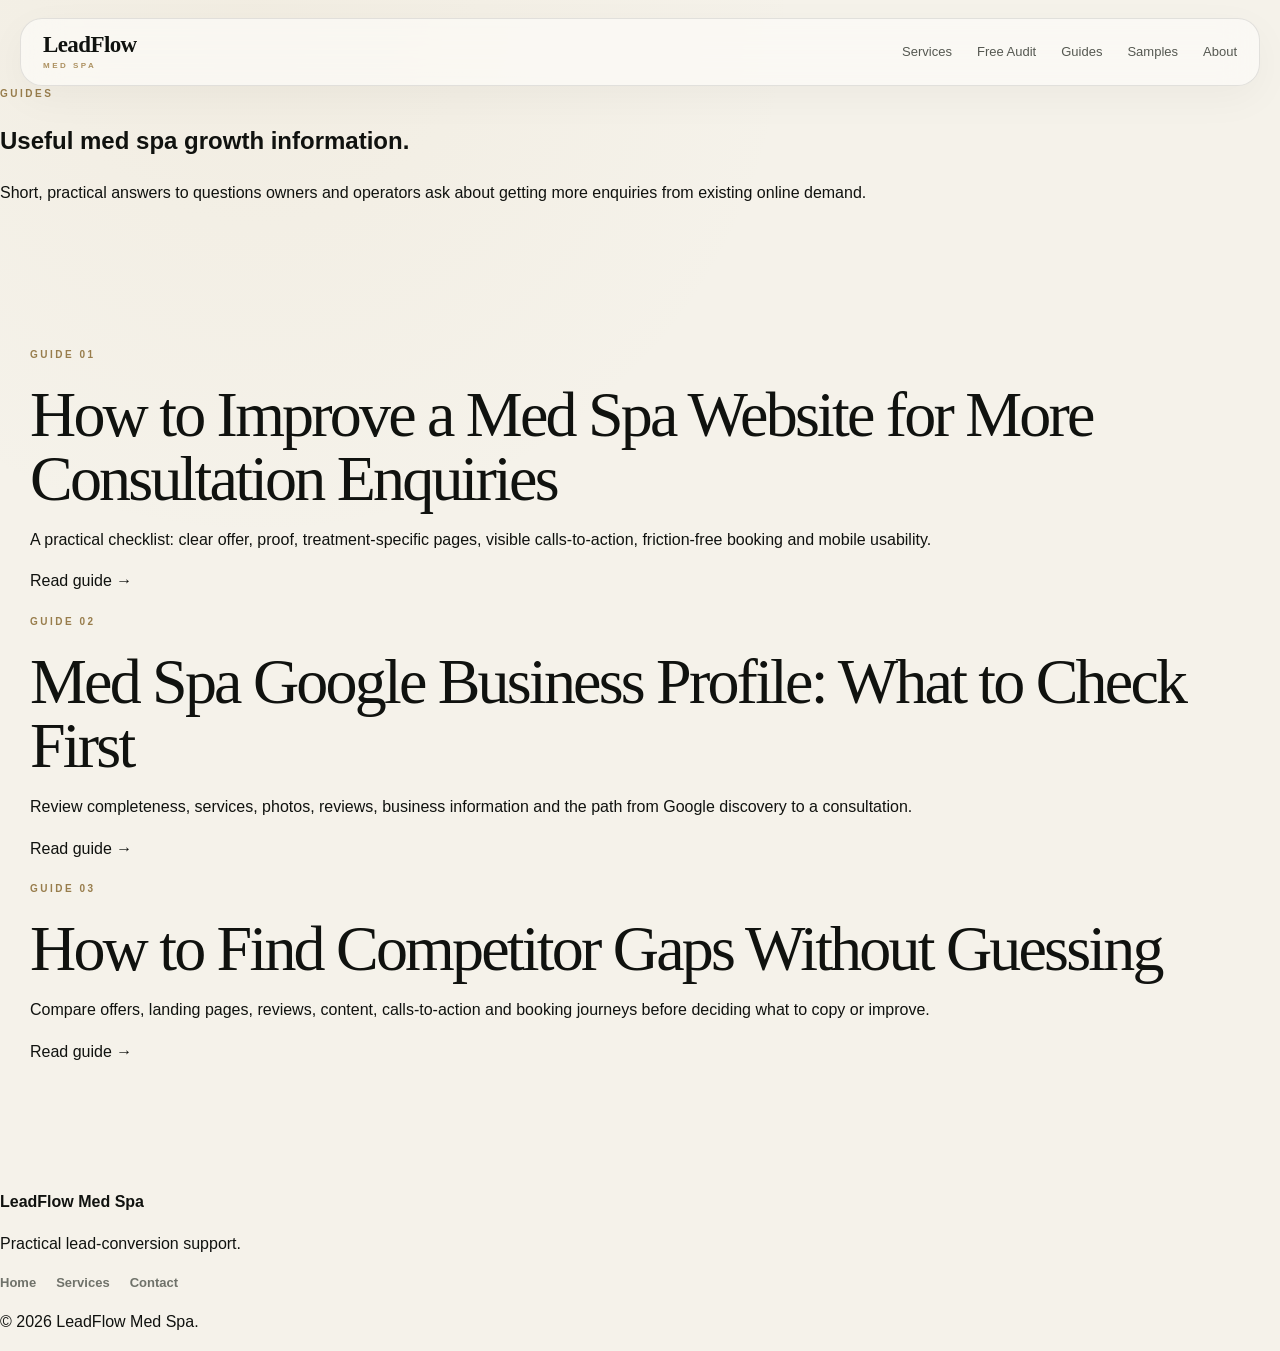
<file: guides.html>
<!doctype html>
<html lang="en-US">
<head>
<meta charset="utf-8"><meta name="viewport" content="width=device-width, initial-scale=1">
<title>Med Spa Growth Guides | LeadFlow Med Spa</title>
<meta name="description" content="Practical guides for med spas covering local visibility, website conversion, offers, booking flows and follow-up.">
<link rel="canonical" href="https://leadflowmedspa.com/guides.html">
<link rel="stylesheet" href="/styles.css">
</head>
<body>
<header class="site-header"><a class="logo" href="/">LeadFlow<span>Med Spa</span></a><nav><a href="/services.html">Services</a><a href="/free-audit.html">Free Audit</a><a href="/guides.html">Guides</a><a href="/sample-audits/">Samples</a><a href="/about.html">About</a></nav></header>
<main>
<section class="page-hero"><p class="eyebrow">GUIDES</p><h1>Useful med spa growth information.</h1><p>Short, practical answers to questions owners and operators ask about getting more enquiries from existing online demand.</p></section>
<section class="section">
<div class="grid two">
<article class="article-card"><p class="eyebrow">GUIDE 01</p><h2>How to Improve a Med Spa Website for More Consultation Enquiries</h2><p>A practical checklist: clear offer, proof, treatment-specific pages, visible calls-to-action, friction-free booking and mobile usability.</p><a href="/guides/med-spa-website-conversion.html">Read guide →</a></article>
<article class="article-card"><p class="eyebrow">GUIDE 02</p><h2>Med Spa Google Business Profile: What to Check First</h2><p>Review completeness, services, photos, reviews, business information and the path from Google discovery to a consultation.</p><a href="/guides/med-spa-google-profile.html">Read guide →</a></article>
<article class="article-card"><p class="eyebrow">GUIDE 03</p><h2>How to Find Competitor Gaps Without Guessing</h2><p>Compare offers, landing pages, reviews, content, calls-to-action and booking journeys before deciding what to copy or improve.</p><a href="/guides/med-spa-competitor-research.html">Read guide →</a></article>
</div>
</section>
</main>
<footer class="footer"><div><strong>LeadFlow Med Spa</strong><p>Practical lead-conversion support.</p></div><div class="footer-links"><a href="/">Home</a><a href="/services.html">Services</a><a href="/contact.html">Contact</a></div><p class="copyright">© 2026 LeadFlow Med Spa.</p></footer>
</body></html>
</file>
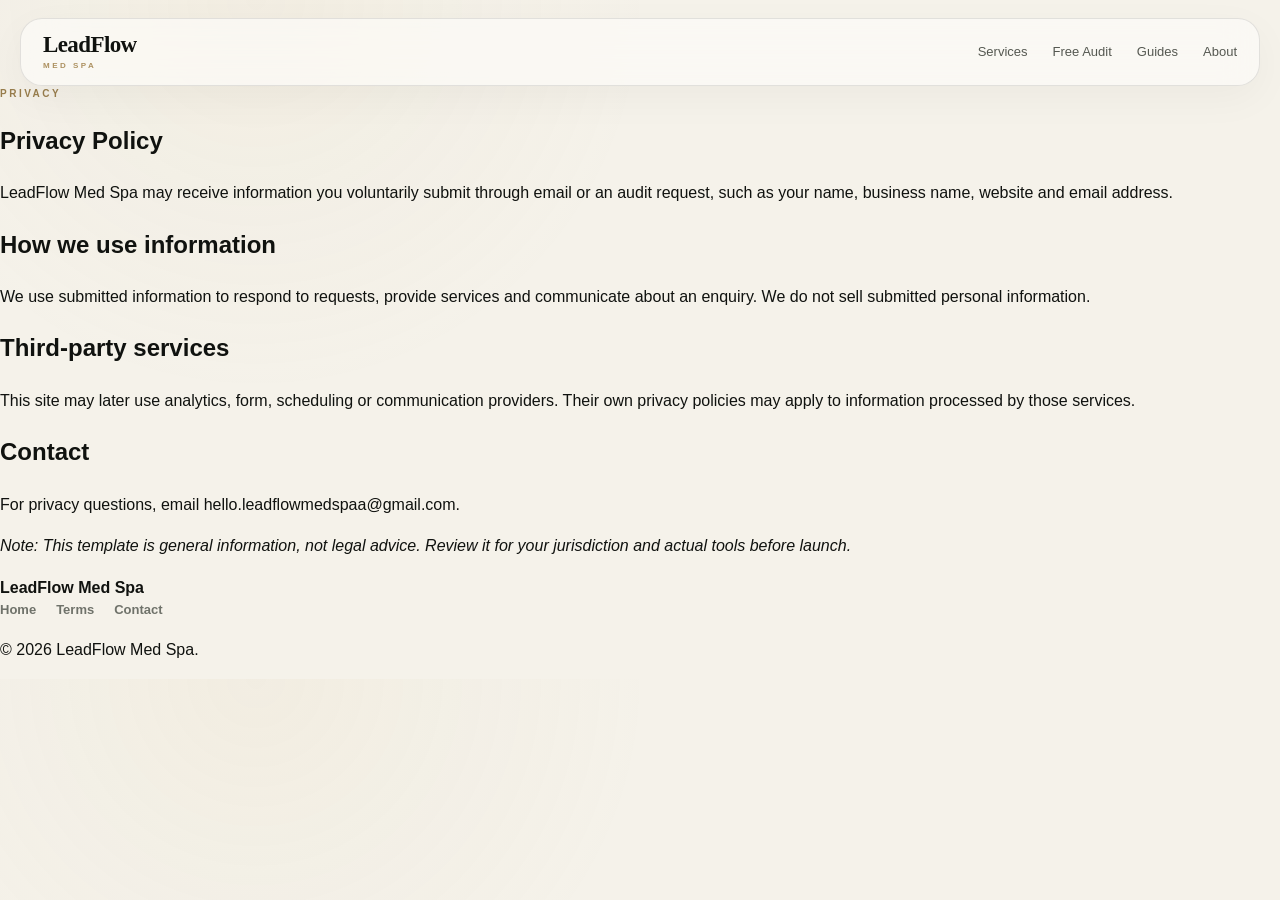
<file: privacy.html>
<!doctype html>
<html lang="en-US"><head><meta charset="utf-8"><meta name="viewport" content="width=device-width, initial-scale=1"><title>Privacy Policy | LeadFlow Med Spa</title><meta name="description" content="LeadFlow Med Spa privacy policy."><link rel="canonical" href="https://leadflowmedspa.com/privacy.html"><link rel="stylesheet" href="/styles.css"></head>
<body><header class="site-header"><a class="logo" href="/">LeadFlow<span>Med Spa</span></a><nav><a href="/services.html">Services</a><a href="/free-audit.html">Free Audit</a><a href="/guides.html">Guides</a><a href="/about.html">About</a></nav></header>
<main><article class="article"><p class="eyebrow">PRIVACY</p><h1>Privacy Policy</h1><p>LeadFlow Med Spa may receive information you voluntarily submit through email or an audit request, such as your name, business name, website and email address.</p><h2>How we use information</h2><p>We use submitted information to respond to requests, provide services and communicate about an enquiry. We do not sell submitted personal information.</p><h2>Third-party services</h2><p>This site may later use analytics, form, scheduling or communication providers. Their own privacy policies may apply to information processed by those services.</p><h2>Contact</h2><p>For privacy questions, email hello.leadflowmedspaa@gmail.com.</p><p><em>Note: This template is general information, not legal advice. Review it for your jurisdiction and actual tools before launch.</em></p></article></main>
<footer class="footer"><div><strong>LeadFlow Med Spa</strong></div><div class="footer-links"><a href="/">Home</a><a href="/terms.html">Terms</a><a href="/contact.html">Contact</a></div><p class="copyright">© 2026 LeadFlow Med Spa.</p></footer></body></html>
</file>
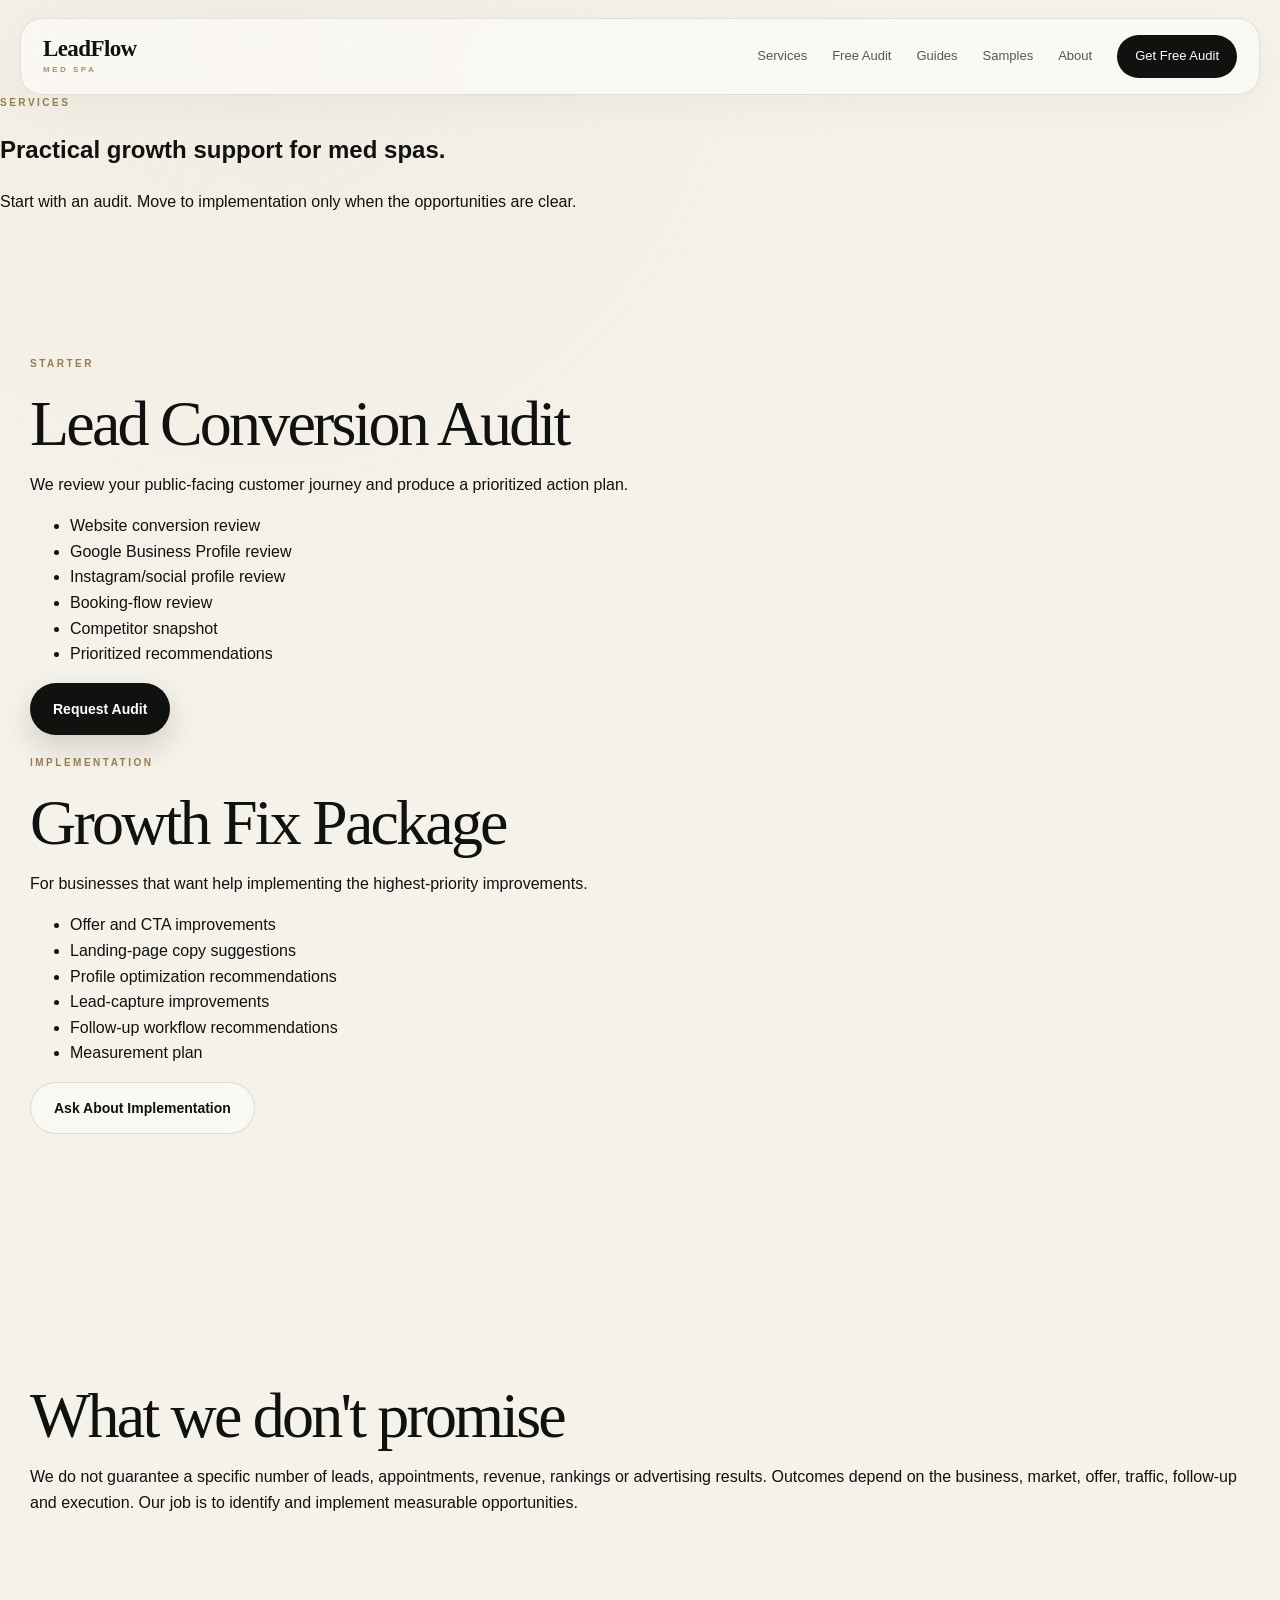
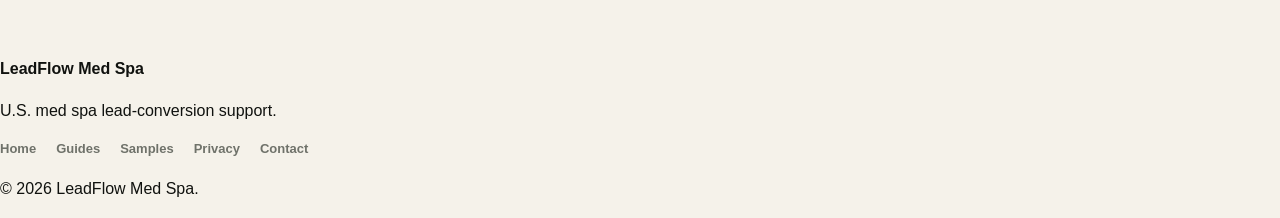
<file: services.html>
<!doctype html>
<html lang="en-US">
<head>
<meta charset="utf-8"><meta name="viewport" content="width=device-width, initial-scale=1">
<title>Med Spa Lead Generation & Conversion Services | LeadFlow</title>
<meta name="description" content="LeadFlow provides practical lead-conversion audits, competitor research and implementation support for U.S. med spas.">
<link rel="canonical" href="https://leadflowmedspa.com/services.html">
<link rel="stylesheet" href="/styles.css">
<script type="application/ld+json">
{"@context":"https://schema.org","@type":"Service","name":"Med Spa Lead Conversion Audit","provider":{"@type":"Organization","name":"LeadFlow Med Spa"},"areaServed":"United States","description":"A practical review of a med spa's public online customer journey, with prioritized conversion opportunities."}
</script>
</head>
<body>
<header class="site-header"><a class="logo" href="/">LeadFlow<span>Med Spa</span></a><nav><a href="/services.html">Services</a><a href="/free-audit.html">Free Audit</a><a href="/guides.html">Guides</a><a href="/sample-audits/">Samples</a><a href="/about.html">About</a><a class="nav-cta" href="/free-audit.html">Get Free Audit</a></nav></header>
<main>
<section class="page-hero"><p class="eyebrow">SERVICES</p><h1>Practical growth support for med spas.</h1><p>Start with an audit. Move to implementation only when the opportunities are clear.</p></section>
<section class="section">
<div class="grid two">
<article class="service-card"><p class="eyebrow">STARTER</p><h2>Lead Conversion Audit</h2><p>We review your public-facing customer journey and produce a prioritized action plan.</p><ul><li>Website conversion review</li><li>Google Business Profile review</li><li>Instagram/social profile review</li><li>Booking-flow review</li><li>Competitor snapshot</li><li>Prioritized recommendations</li></ul><a class="button primary" href="/free-audit.html">Request Audit</a></article>
<article class="service-card"><p class="eyebrow">IMPLEMENTATION</p><h2>Growth Fix Package</h2><p>For businesses that want help implementing the highest-priority improvements.</p><ul><li>Offer and CTA improvements</li><li>Landing-page copy suggestions</li><li>Profile optimization recommendations</li><li>Lead-capture improvements</li><li>Follow-up workflow recommendations</li><li>Measurement plan</li></ul><a class="button secondary" href="/contact.html">Ask About Implementation</a></article>
</div>
</section>
<section class="section muted"><h2>What we don't promise</h2><p>We do not guarantee a specific number of leads, appointments, revenue, rankings or advertising results. Outcomes depend on the business, market, offer, traffic, follow-up and execution. Our job is to identify and implement measurable opportunities.</p></section>
</main>
<footer class="footer"><div><strong>LeadFlow Med Spa</strong><p>U.S. med spa lead-conversion support.</p></div><div class="footer-links"><a href="/">Home</a><a href="/guides.html">Guides</a><a href="/sample-audits/">Samples</a><a href="/privacy.html">Privacy</a><a href="/contact.html">Contact</a></div><p class="copyright">© 2026 LeadFlow Med Spa.</p></footer>
</body></html>
</file>
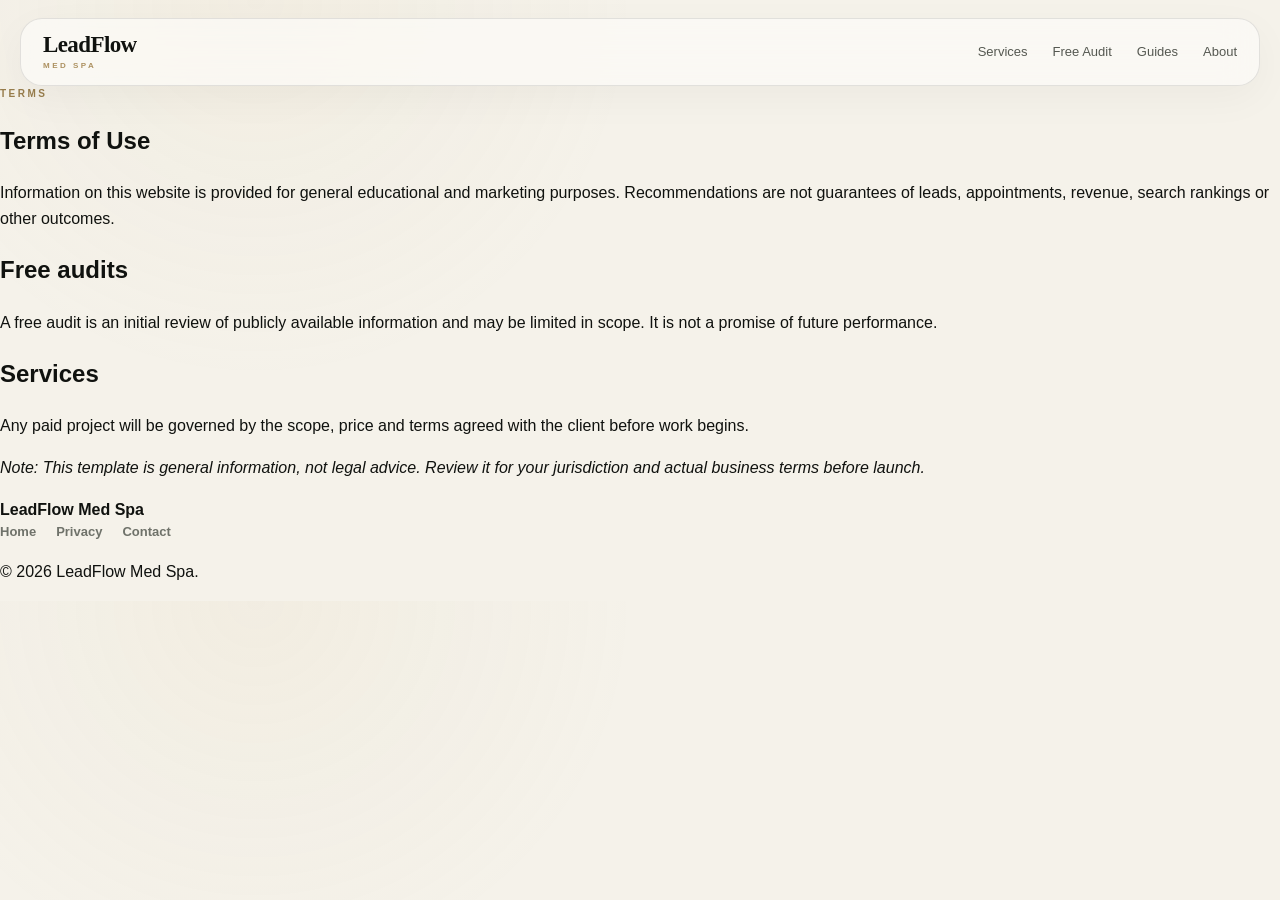
<file: terms.html>
<!doctype html>
<html lang="en-US"><head><meta charset="utf-8"><meta name="viewport" content="width=device-width, initial-scale=1"><title>Terms | LeadFlow Med Spa</title><meta name="description" content="Terms of use for LeadFlow Med Spa."><link rel="canonical" href="https://leadflowmedspa.com/terms.html"><link rel="stylesheet" href="/styles.css"></head>
<body><header class="site-header"><a class="logo" href="/">LeadFlow<span>Med Spa</span></a><nav><a href="/services.html">Services</a><a href="/free-audit.html">Free Audit</a><a href="/guides.html">Guides</a><a href="/about.html">About</a></nav></header>
<main><article class="article"><p class="eyebrow">TERMS</p><h1>Terms of Use</h1><p>Information on this website is provided for general educational and marketing purposes. Recommendations are not guarantees of leads, appointments, revenue, search rankings or other outcomes.</p><h2>Free audits</h2><p>A free audit is an initial review of publicly available information and may be limited in scope. It is not a promise of future performance.</p><h2>Services</h2><p>Any paid project will be governed by the scope, price and terms agreed with the client before work begins.</p><p><em>Note: This template is general information, not legal advice. Review it for your jurisdiction and actual business terms before launch.</em></p></article></main>
<footer class="footer"><div><strong>LeadFlow Med Spa</strong></div><div class="footer-links"><a href="/">Home</a><a href="/privacy.html">Privacy</a><a href="/contact.html">Contact</a></div><p class="copyright">© 2026 LeadFlow Med Spa.</p></footer></body></html>
</file>
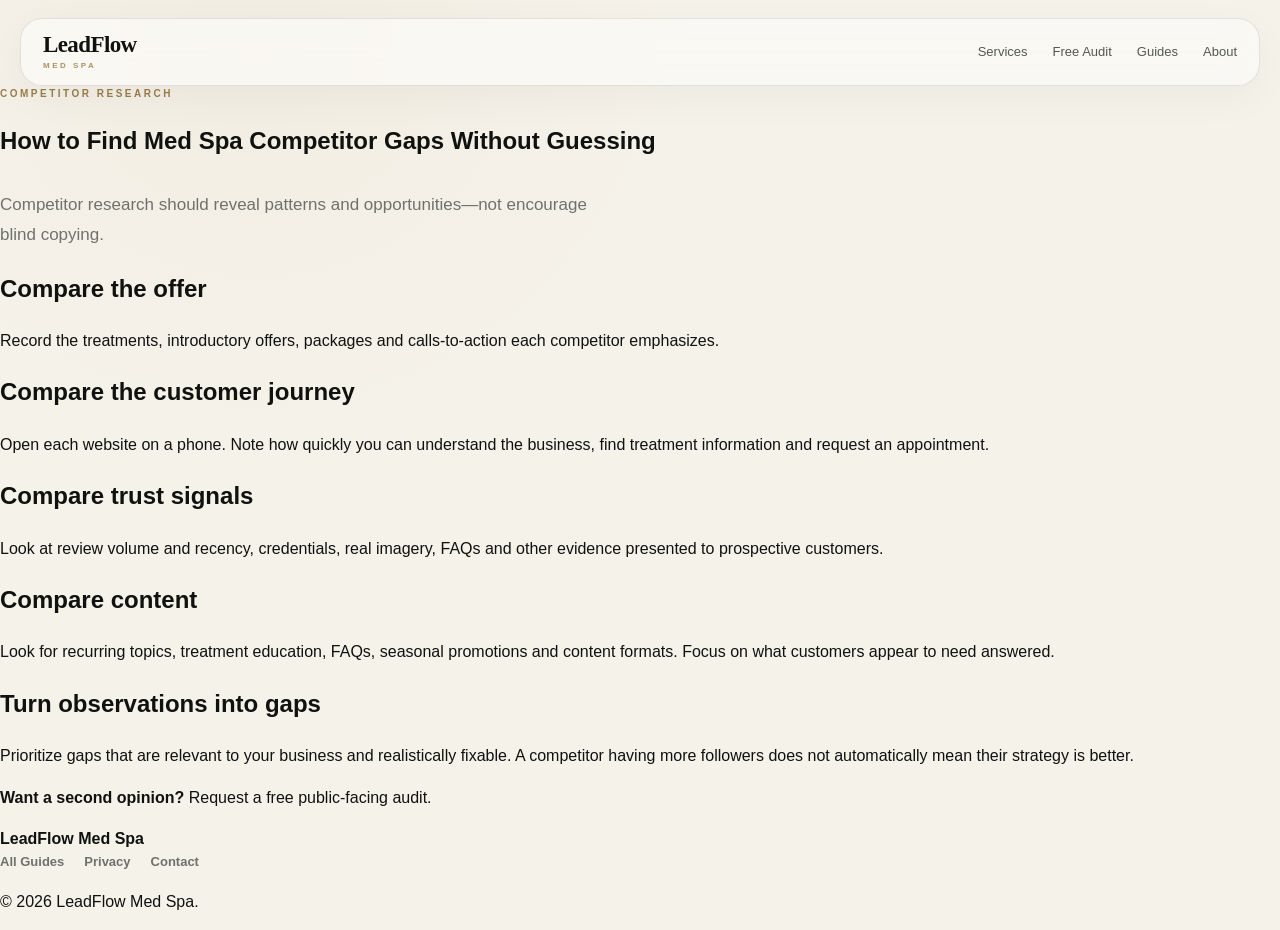
<file: guides/med-spa-competitor-research.html>
<!doctype html>
<html lang="en-US"><head>
<meta charset="utf-8"><meta name="viewport" content="width=device-width, initial-scale=1">
<title>Med Spa Competitor Research: A Practical Framework | LeadFlow</title>
<meta name="description" content="How to compare med spa competitors by offers, websites, reviews, content, calls-to-action and booking journeys.">
<link rel="canonical" href="https://leadflowmedspa.com/guides/med-spa-competitor-research.html"><link rel="stylesheet" href="/styles.css">
</head><body>
<header class="site-header"><a class="logo" href="/">LeadFlow<span>Med Spa</span></a><nav><a href="/services.html">Services</a><a href="/free-audit.html">Free Audit</a><a href="/guides.html">Guides</a><a href="/about.html">About</a></nav></header>
<main><article class="article"><p class="eyebrow">COMPETITOR RESEARCH</p><h1>How to Find Med Spa Competitor Gaps Without Guessing</h1>
<p class="lead">Competitor research should reveal patterns and opportunities—not encourage blind copying.</p>
<h2>Compare the offer</h2><p>Record the treatments, introductory offers, packages and calls-to-action each competitor emphasizes.</p>
<h2>Compare the customer journey</h2><p>Open each website on a phone. Note how quickly you can understand the business, find treatment information and request an appointment.</p>
<h2>Compare trust signals</h2><p>Look at review volume and recency, credentials, real imagery, FAQs and other evidence presented to prospective customers.</p>
<h2>Compare content</h2><p>Look for recurring topics, treatment education, FAQs, seasonal promotions and content formats. Focus on what customers appear to need answered.</p>
<h2>Turn observations into gaps</h2><p>Prioritize gaps that are relevant to your business and realistically fixable. A competitor having more followers does not automatically mean their strategy is better.</p>
<p><strong>Want a second opinion?</strong> <a href="/free-audit.html">Request a free public-facing audit.</a></p>
</article></main>
<footer class="footer"><div><strong>LeadFlow Med Spa</strong></div><div class="footer-links"><a href="/guides.html">All Guides</a><a href="/privacy.html">Privacy</a><a href="/contact.html">Contact</a></div><p class="copyright">© 2026 LeadFlow Med Spa.</p></footer>
</body></html>
</file>
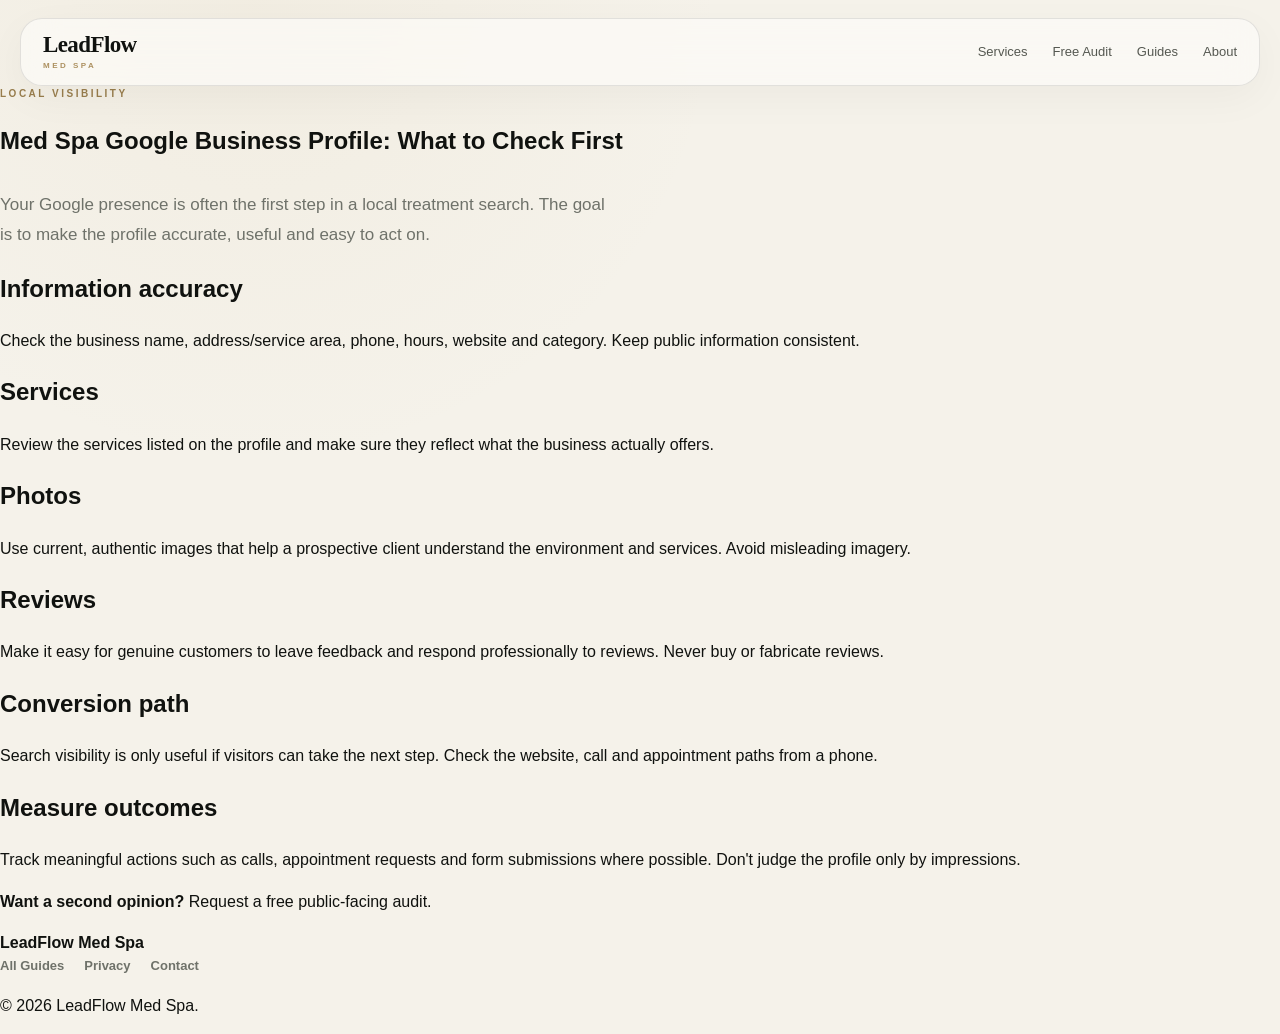
<file: guides/med-spa-google-profile.html>
<!doctype html>
<html lang="en-US"><head>
<meta charset="utf-8"><meta name="viewport" content="width=device-width, initial-scale=1">
<title>Med Spa Google Business Profile Checklist | LeadFlow</title>
<meta name="description" content="A practical Google Business Profile checklist for med spas: information accuracy, services, photos, reviews and conversion paths.">
<link rel="canonical" href="https://leadflowmedspa.com/guides/med-spa-google-profile.html"><link rel="stylesheet" href="/styles.css">
</head><body>
<header class="site-header"><a class="logo" href="/">LeadFlow<span>Med Spa</span></a><nav><a href="/services.html">Services</a><a href="/free-audit.html">Free Audit</a><a href="/guides.html">Guides</a><a href="/about.html">About</a></nav></header>
<main><article class="article"><p class="eyebrow">LOCAL VISIBILITY</p><h1>Med Spa Google Business Profile: What to Check First</h1>
<p class="lead">Your Google presence is often the first step in a local treatment search. The goal is to make the profile accurate, useful and easy to act on.</p>
<h2>Information accuracy</h2><p>Check the business name, address/service area, phone, hours, website and category. Keep public information consistent.</p>
<h2>Services</h2><p>Review the services listed on the profile and make sure they reflect what the business actually offers.</p>
<h2>Photos</h2><p>Use current, authentic images that help a prospective client understand the environment and services. Avoid misleading imagery.</p>
<h2>Reviews</h2><p>Make it easy for genuine customers to leave feedback and respond professionally to reviews. Never buy or fabricate reviews.</p>
<h2>Conversion path</h2><p>Search visibility is only useful if visitors can take the next step. Check the website, call and appointment paths from a phone.</p>
<h2>Measure outcomes</h2><p>Track meaningful actions such as calls, appointment requests and form submissions where possible. Don't judge the profile only by impressions.</p>
<p><strong>Want a second opinion?</strong> <a href="/free-audit.html">Request a free public-facing audit.</a></p>
</article></main>
<footer class="footer"><div><strong>LeadFlow Med Spa</strong></div><div class="footer-links"><a href="/guides.html">All Guides</a><a href="/privacy.html">Privacy</a><a href="/contact.html">Contact</a></div><p class="copyright">© 2026 LeadFlow Med Spa.</p></footer>
</body></html>
</file>
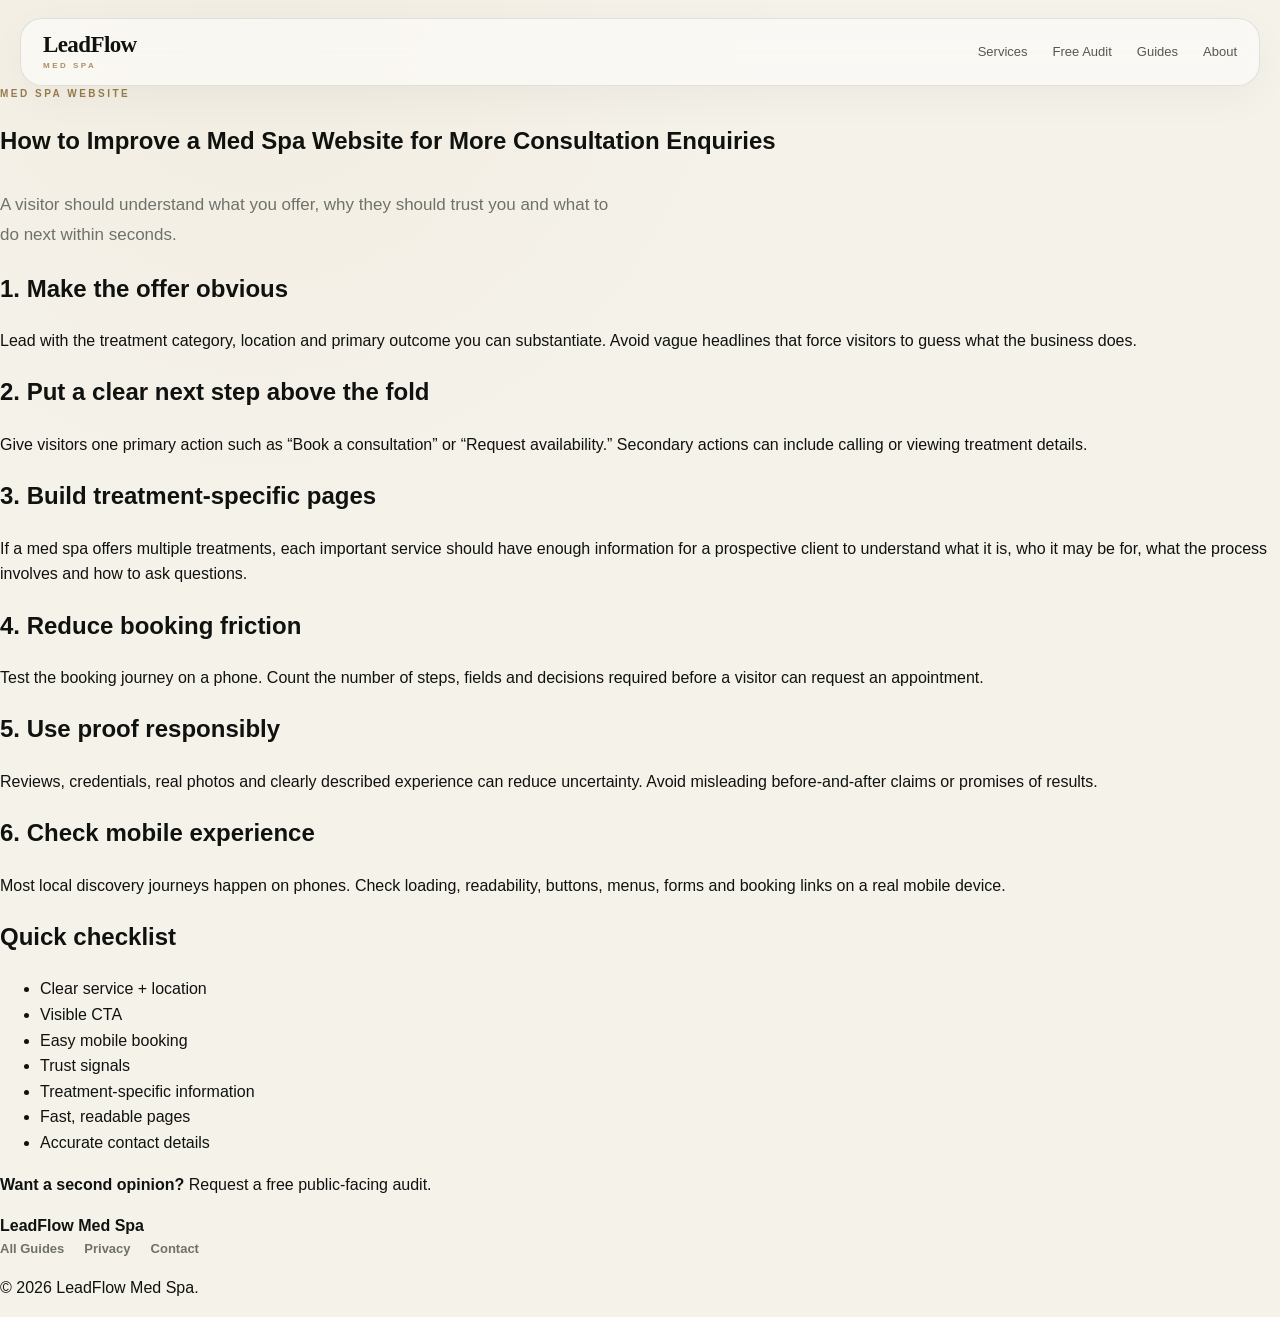
<file: guides/med-spa-website-conversion.html>
<!doctype html>
<html lang="en-US"><head>
<meta charset="utf-8"><meta name="viewport" content="width=device-width, initial-scale=1">
<title>How to Improve a Med Spa Website for More Consultations | LeadFlow</title>
<meta name="description" content="A practical checklist for improving a med spa website's clarity, trust, calls-to-action and booking journey.">
<link rel="canonical" href="https://leadflowmedspa.com/guides/med-spa-website-conversion.html"><link rel="stylesheet" href="/styles.css">
<script type="application/ld+json">{"@context":"https://schema.org","@type":"Article","headline":"How to Improve a Med Spa Website for More Consultation Enquiries","author":{"@type":"Organization","name":"LeadFlow Med Spa"},"datePublished":"2026-08-28","dateModified":"2026-08-28"}</script>
</head><body>
<header class="site-header"><a class="logo" href="/">LeadFlow<span>Med Spa</span></a><nav><a href="/services.html">Services</a><a href="/free-audit.html">Free Audit</a><a href="/guides.html">Guides</a><a href="/about.html">About</a></nav></header>
<main><article class="article">
<p class="eyebrow">MED SPA WEBSITE</p><h1>How to Improve a Med Spa Website for More Consultation Enquiries</h1>
<p class="lead">A visitor should understand what you offer, why they should trust you and what to do next within seconds.</p>
<h2>1. Make the offer obvious</h2><p>Lead with the treatment category, location and primary outcome you can substantiate. Avoid vague headlines that force visitors to guess what the business does.</p>
<h2>2. Put a clear next step above the fold</h2><p>Give visitors one primary action such as “Book a consultation” or “Request availability.” Secondary actions can include calling or viewing treatment details.</p>
<h2>3. Build treatment-specific pages</h2><p>If a med spa offers multiple treatments, each important service should have enough information for a prospective client to understand what it is, who it may be for, what the process involves and how to ask questions.</p>
<h2>4. Reduce booking friction</h2><p>Test the booking journey on a phone. Count the number of steps, fields and decisions required before a visitor can request an appointment.</p>
<h2>5. Use proof responsibly</h2><p>Reviews, credentials, real photos and clearly described experience can reduce uncertainty. Avoid misleading before-and-after claims or promises of results.</p>
<h2>6. Check mobile experience</h2><p>Most local discovery journeys happen on phones. Check loading, readability, buttons, menus, forms and booking links on a real mobile device.</p>
<h2>Quick checklist</h2><ul><li>Clear service + location</li><li>Visible CTA</li><li>Easy mobile booking</li><li>Trust signals</li><li>Treatment-specific information</li><li>Fast, readable pages</li><li>Accurate contact details</li></ul>
<p><strong>Want a second opinion?</strong> <a href="/free-audit.html">Request a free public-facing audit.</a></p>
</article></main>
<footer class="footer"><div><strong>LeadFlow Med Spa</strong></div><div class="footer-links"><a href="/guides.html">All Guides</a><a href="/privacy.html">Privacy</a><a href="/contact.html">Contact</a></div><p class="copyright">© 2026 LeadFlow Med Spa.</p></footer>
</body></html>
</file>
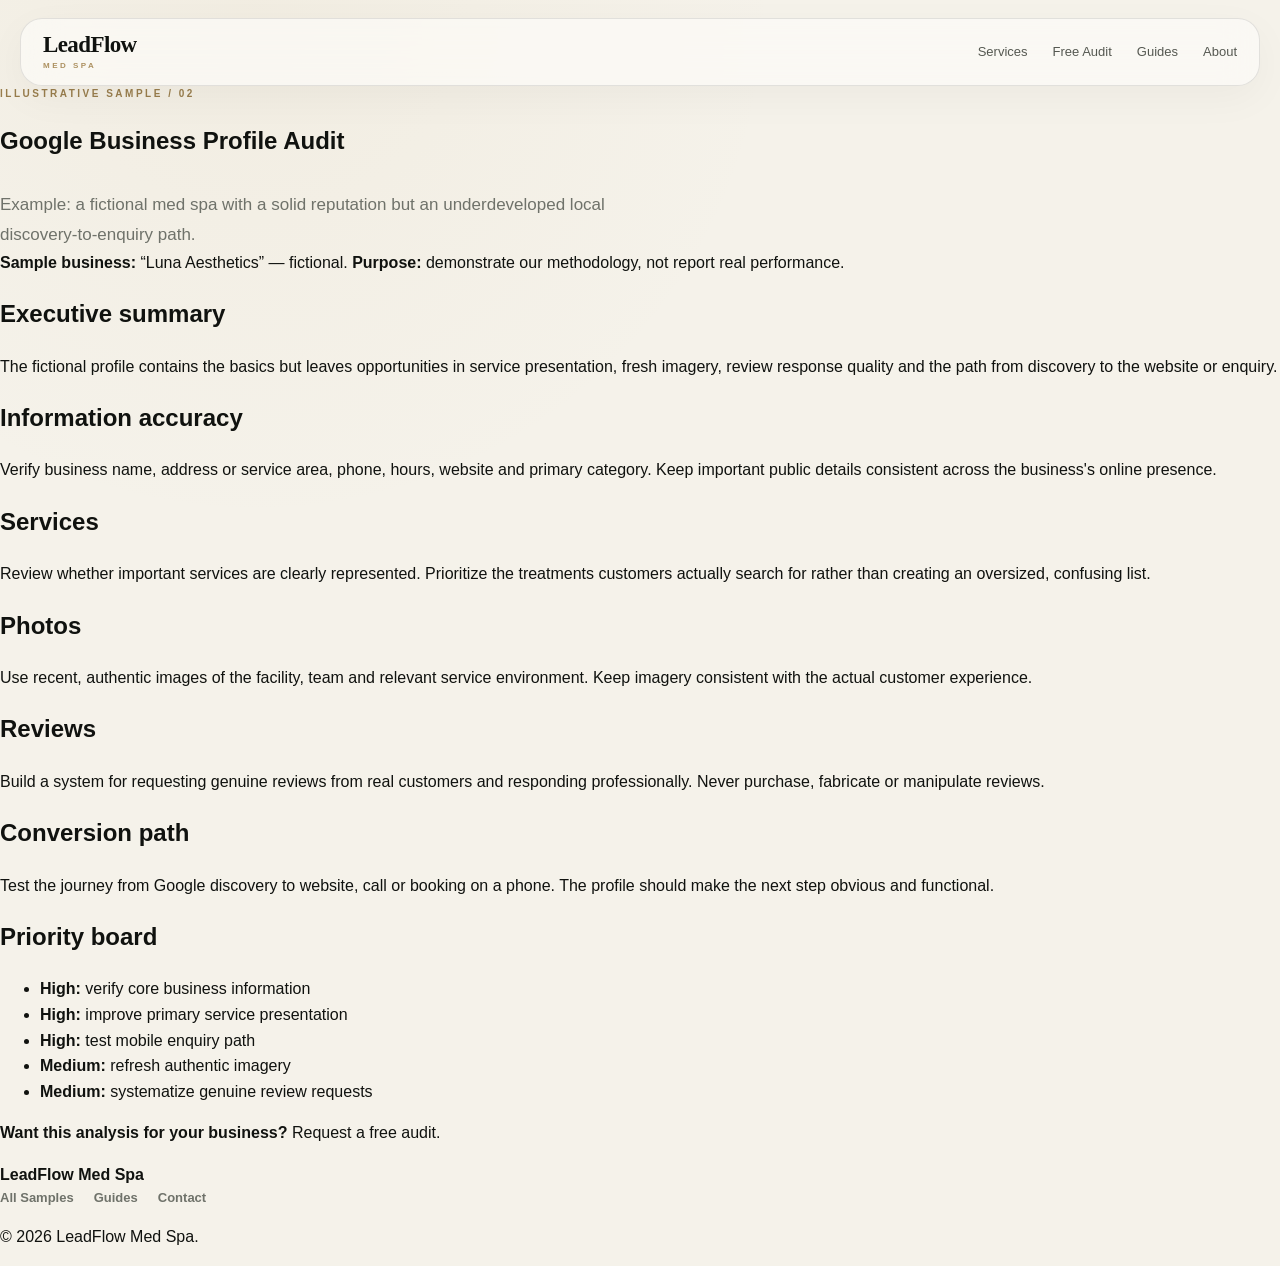
<file: sample-audits/google-business-profile.html>
<!doctype html>
<html lang="en-US">
<head>
<meta charset="utf-8"><meta name="viewport" content="width=device-width, initial-scale=1">
<title>Sample Google Business Profile Audit | LeadFlow Med Spa</title>
<meta name="description" content="Illustrative med spa Google Business Profile audit showing LeadFlow's local visibility and conversion review framework.">
<link rel="canonical" href="https://leadflowmedspa.com/sample-audits/google-business-profile.html"><link rel="stylesheet" href="/styles.css">
</head>
<body>
<header class="site-header"><a class="logo" href="/">LeadFlow<span>Med Spa</span></a><nav><a href="/services.html">Services</a><a href="/free-audit.html">Free Audit</a><a href="/guides.html">Guides</a><a href="/about.html">About</a></nav></header>
<main><article class="article">
<p class="eyebrow">ILLUSTRATIVE SAMPLE / 02</p><h1>Google Business Profile Audit</h1>
<p class="lead">Example: a fictional med spa with a solid reputation but an underdeveloped local discovery-to-enquiry path.</p>
<div class="service-card"><strong>Sample business:</strong> “Luna Aesthetics” — fictional. <strong>Purpose:</strong> demonstrate our methodology, not report real performance.</div>
<h2>Executive summary</h2><p>The fictional profile contains the basics but leaves opportunities in service presentation, fresh imagery, review response quality and the path from discovery to the website or enquiry.</p>
<h2>Information accuracy</h2><p>Verify business name, address or service area, phone, hours, website and primary category. Keep important public details consistent across the business's online presence.</p>
<h2>Services</h2><p>Review whether important services are clearly represented. Prioritize the treatments customers actually search for rather than creating an oversized, confusing list.</p>
<h2>Photos</h2><p>Use recent, authentic images of the facility, team and relevant service environment. Keep imagery consistent with the actual customer experience.</p>
<h2>Reviews</h2><p>Build a system for requesting genuine reviews from real customers and responding professionally. Never purchase, fabricate or manipulate reviews.</p>
<h2>Conversion path</h2><p>Test the journey from Google discovery to website, call or booking on a phone. The profile should make the next step obvious and functional.</p>
<h2>Priority board</h2><ul><li><strong>High:</strong> verify core business information</li><li><strong>High:</strong> improve primary service presentation</li><li><strong>High:</strong> test mobile enquiry path</li><li><strong>Medium:</strong> refresh authentic imagery</li><li><strong>Medium:</strong> systematize genuine review requests</li></ul>
<p><strong>Want this analysis for your business?</strong> <a href="/free-audit.html">Request a free audit.</a></p>
</article></main>
<footer class="footer"><div><strong>LeadFlow Med Spa</strong></div><div class="footer-links"><a href="/sample-audits/">All Samples</a><a href="/guides.html">Guides</a><a href="/contact.html">Contact</a></div><p class="copyright">© 2026 LeadFlow Med Spa.</p></footer>
</body></html>
</file>
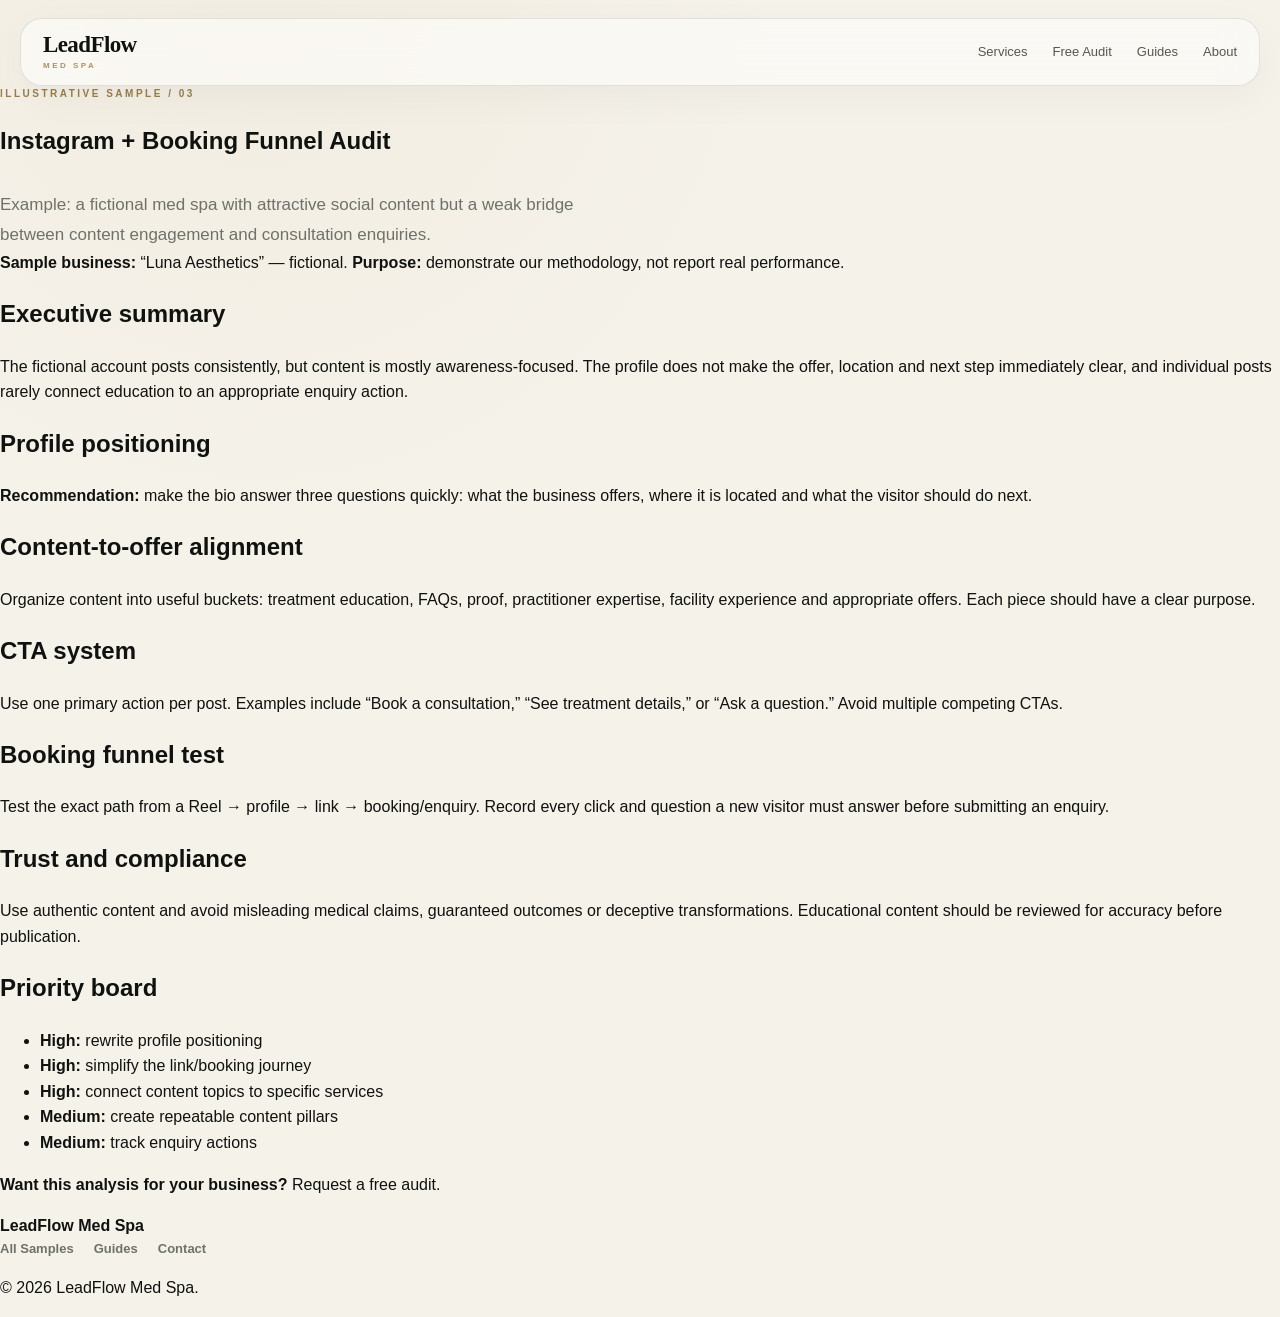
<file: sample-audits/instagram-booking-funnel.html>
<!doctype html>
<html lang="en-US">
<head>
<meta charset="utf-8"><meta name="viewport" content="width=device-width, initial-scale=1">
<title>Sample Instagram + Booking Funnel Audit | LeadFlow Med Spa</title>
<meta name="description" content="Illustrative med spa Instagram and booking funnel audit showing LeadFlow's social conversion review framework.">
<link rel="canonical" href="https://leadflowmedspa.com/sample-audits/instagram-booking-funnel.html"><link rel="stylesheet" href="/styles.css">
</head>
<body>
<header class="site-header"><a class="logo" href="/">LeadFlow<span>Med Spa</span></a><nav><a href="/services.html">Services</a><a href="/free-audit.html">Free Audit</a><a href="/guides.html">Guides</a><a href="/about.html">About</a></nav></header>
<main><article class="article">
<p class="eyebrow">ILLUSTRATIVE SAMPLE / 03</p><h1>Instagram + Booking Funnel Audit</h1>
<p class="lead">Example: a fictional med spa with attractive social content but a weak bridge between content engagement and consultation enquiries.</p>
<div class="service-card"><strong>Sample business:</strong> “Luna Aesthetics” — fictional. <strong>Purpose:</strong> demonstrate our methodology, not report real performance.</div>
<h2>Executive summary</h2><p>The fictional account posts consistently, but content is mostly awareness-focused. The profile does not make the offer, location and next step immediately clear, and individual posts rarely connect education to an appropriate enquiry action.</p>
<h2>Profile positioning</h2><p><strong>Recommendation:</strong> make the bio answer three questions quickly: what the business offers, where it is located and what the visitor should do next.</p>
<h2>Content-to-offer alignment</h2><p>Organize content into useful buckets: treatment education, FAQs, proof, practitioner expertise, facility experience and appropriate offers. Each piece should have a clear purpose.</p>
<h2>CTA system</h2><p>Use one primary action per post. Examples include “Book a consultation,” “See treatment details,” or “Ask a question.” Avoid multiple competing CTAs.</p>
<h2>Booking funnel test</h2><p>Test the exact path from a Reel → profile → link → booking/enquiry. Record every click and question a new visitor must answer before submitting an enquiry.</p>
<h2>Trust and compliance</h2><p>Use authentic content and avoid misleading medical claims, guaranteed outcomes or deceptive transformations. Educational content should be reviewed for accuracy before publication.</p>
<h2>Priority board</h2><ul><li><strong>High:</strong> rewrite profile positioning</li><li><strong>High:</strong> simplify the link/booking journey</li><li><strong>High:</strong> connect content topics to specific services</li><li><strong>Medium:</strong> create repeatable content pillars</li><li><strong>Medium:</strong> track enquiry actions</li></ul>
<p><strong>Want this analysis for your business?</strong> <a href="/free-audit.html">Request a free audit.</a></p>
</article></main>
<footer class="footer"><div><strong>LeadFlow Med Spa</strong></div><div class="footer-links"><a href="/sample-audits/">All Samples</a><a href="/guides.html">Guides</a><a href="/contact.html">Contact</a></div><p class="copyright">© 2026 LeadFlow Med Spa.</p></footer>
</body></html>
</file>
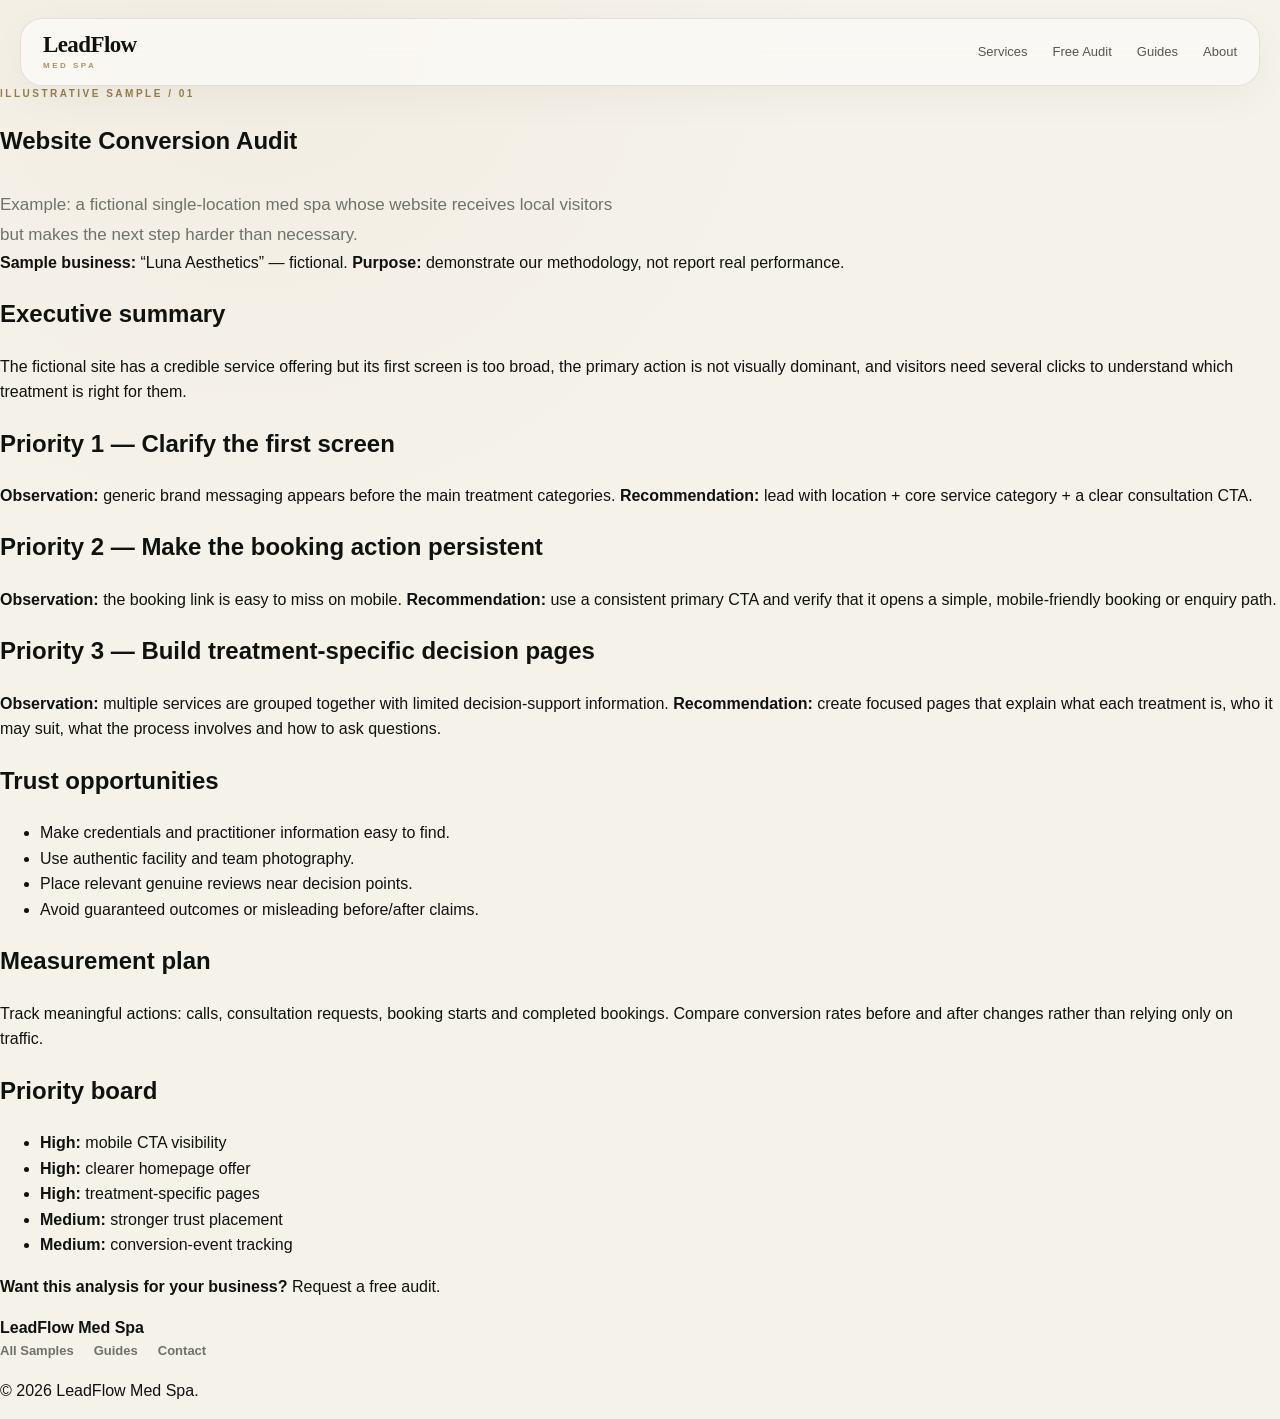
<file: sample-audits/website-conversion.html>
<!doctype html>
<html lang="en-US">
<head>
<meta charset="utf-8"><meta name="viewport" content="width=device-width, initial-scale=1">
<title>Sample Website Conversion Audit | LeadFlow Med Spa</title>
<meta name="description" content="Illustrative med spa website conversion audit showing LeadFlow's review framework.">
<link rel="canonical" href="https://leadflowmedspa.com/sample-audits/website-conversion.html"><link rel="stylesheet" href="/styles.css">
</head>
<body>
<header class="site-header"><a class="logo" href="/">LeadFlow<span>Med Spa</span></a><nav><a href="/services.html">Services</a><a href="/free-audit.html">Free Audit</a><a href="/guides.html">Guides</a><a href="/about.html">About</a></nav></header>
<main><article class="article">
<p class="eyebrow">ILLUSTRATIVE SAMPLE / 01</p><h1>Website Conversion Audit</h1>
<p class="lead">Example: a fictional single-location med spa whose website receives local visitors but makes the next step harder than necessary.</p>
<div class="service-card"><strong>Sample business:</strong> “Luna Aesthetics” — fictional. <strong>Purpose:</strong> demonstrate our methodology, not report real performance.</div>
<h2>Executive summary</h2><p>The fictional site has a credible service offering but its first screen is too broad, the primary action is not visually dominant, and visitors need several clicks to understand which treatment is right for them.</p>
<h2>Priority 1 — Clarify the first screen</h2><p><strong>Observation:</strong> generic brand messaging appears before the main treatment categories. <strong>Recommendation:</strong> lead with location + core service category + a clear consultation CTA.</p>
<h2>Priority 2 — Make the booking action persistent</h2><p><strong>Observation:</strong> the booking link is easy to miss on mobile. <strong>Recommendation:</strong> use a consistent primary CTA and verify that it opens a simple, mobile-friendly booking or enquiry path.</p>
<h2>Priority 3 — Build treatment-specific decision pages</h2><p><strong>Observation:</strong> multiple services are grouped together with limited decision-support information. <strong>Recommendation:</strong> create focused pages that explain what each treatment is, who it may suit, what the process involves and how to ask questions.</p>
<h2>Trust opportunities</h2><ul><li>Make credentials and practitioner information easy to find.</li><li>Use authentic facility and team photography.</li><li>Place relevant genuine reviews near decision points.</li><li>Avoid guaranteed outcomes or misleading before/after claims.</li></ul>
<h2>Measurement plan</h2><p>Track meaningful actions: calls, consultation requests, booking starts and completed bookings. Compare conversion rates before and after changes rather than relying only on traffic.</p>
<h2>Priority board</h2><ul><li><strong>High:</strong> mobile CTA visibility</li><li><strong>High:</strong> clearer homepage offer</li><li><strong>High:</strong> treatment-specific pages</li><li><strong>Medium:</strong> stronger trust placement</li><li><strong>Medium:</strong> conversion-event tracking</li></ul>
<p><strong>Want this analysis for your business?</strong> <a href="/free-audit.html">Request a free audit.</a></p>
</article></main>
<footer class="footer"><div><strong>LeadFlow Med Spa</strong></div><div class="footer-links"><a href="/sample-audits/">All Samples</a><a href="/guides.html">Guides</a><a href="/contact.html">Contact</a></div><p class="copyright">© 2026 LeadFlow Med Spa.</p></footer>
</body></html>
</file>
<file: styles.css>
/* =========================================================
   LEADFLOW MED SPA
   PREMIUM WEBSITE DESIGN SYSTEM
   ========================================================= */


/* ------------------------------
   ROOT
-------------------------------- */

:root {
  --bg: #f5f2ea;
  --paper: #fbfaf6;
  --paper-2: #eeeae0;

  --ink: #10120f;
  --ink-soft: #292c26;
  --muted: #6f726a;
  --muted-light: #96978f;

  --gold: #ad9160;
  --gold-light: #c9b07e;
  --gold-soft: rgba(173, 145, 96, 0.14);

  --line: rgba(16, 18, 15, 0.12);
  --line-dark: rgba(255, 255, 255, 0.13);

  --dark: #10120f;
  --dark-2: #171a16;

  --radius-lg: 30px;
  --radius-md: 20px;
  --radius-sm: 14px;

  --shadow:
    0 25px 70px rgba(25, 28, 22, 0.09);

  --shadow-lg:
    0 45px 100px rgba(20, 22, 18, 0.16);
}


/* ------------------------------
   RESET
-------------------------------- */

* {
  box-sizing: border-box;
}


html {
  scroll-behavior: smooth;
}


body {
  margin: 0;
  overflow-x: hidden;

  background:
    radial-gradient(
      circle at 20% 0%,
      rgba(201, 176, 126, 0.08),
      transparent 32%
    ),
    var(--bg);

  color: var(--ink);

  font-family:
    Inter,
    Arial,
    Helvetica,
    sans-serif;

  line-height: 1.6;
}


body,
button,
input,
textarea {
  -webkit-font-smoothing: antialiased;
  text-rendering: optimizeLegibility;
}


a {
  color: inherit;
  text-decoration: none;
}


button {
  font: inherit;
}


img {
  display: block;
  max-width: 100%;
}


/* ------------------------------
   BACKGROUND GLOWS
-------------------------------- */

.site-glow {
  position: fixed;
  pointer-events: none;
  z-index: -1;

  width: 500px;
  height: 500px;

  border-radius: 50%;

  filter: blur(100px);

  opacity: 0.3;
}


.glow-one {
  top: 4%;
  right: -220px;

  background:
    rgba(201, 176, 126, 0.35);
}


.glow-two {
  bottom: 15%;
  left: -260px;

  background:
    rgba(173, 145, 96, 0.2);
}


/* =========================================================
   HEADER
========================================================= */

.site-header {
  width: min(1240px, calc(100% - 40px));

  margin: 18px auto 0;
  padding: 16px 22px;

  position: relative;
  z-index: 20;

  display: flex;
  align-items: center;
  justify-content: space-between;
  gap: 30px;

  background:
    rgba(251, 250, 246, 0.78);

  border:
    1px solid rgba(16, 18, 15, 0.1);

  border-radius: 22px;

  backdrop-filter:
    blur(18px);

  -webkit-backdrop-filter:
    blur(18px);

  box-shadow:
    0 12px 40px rgba(20, 20, 15, 0.04);
}


.logo {
  display: inline-flex;
  flex-direction: column;

  color: var(--ink);

  font-family:
    Georgia,
    "Times New Roman",
    serif;

  font-size: 23px;
  font-weight: 700;

  line-height: 0.9;

  letter-spacing: -0.6px;
}


.logo span {
  margin-top: 6px;

  color: var(--gold);

  font-family:
    Inter,
    Arial,
    sans-serif;

  font-size: 8px;
  font-weight: 700;

  letter-spacing: 2.5px;
  text-transform: uppercase;
}


.site-header nav {
  display: flex;
  align-items: center;
  gap: 25px;

  color: #555851;

  font-size: 13px;
}


.site-header nav > a {
  position: relative;

  transition:
    color 0.25s ease;
}


.site-header nav > a:not(.nav-cta)::after {
  content: "";

  position: absolute;
  left: 0;
  bottom: -6px;

  width: 0;
  height: 1px;

  background: var(--gold);

  transition:
    width 0.25s ease;
}


.site-header nav > a:hover {
  color: var(--ink);
}


.site-header nav > a:not(.nav-cta):hover::after {
  width: 100%;
}


.nav-instagram {
  color: var(--gold) !important;
}


.nav-cta {
  padding: 11px 18px;

  border-radius: 999px;

  background: var(--dark);
  color: white !important;

  transition:
    transform 0.25s ease,
    box-shadow 0.25s ease,
    background 0.25s ease !important;
}


.nav-cta:hover {
  transform: translateY(-2px);

  background: #242822 !important;

  box-shadow:
    0 10px 30px rgba(16, 18, 15, 0.2);
}


/* ------------------------------
   MOBILE MENU
-------------------------------- */

.mobile-menu {
  display: none;

  position: relative;
}


.mobile-menu summary {
  list-style: none;

  padding: 10px 15px;

  border: 1px solid var(--line);
  border-radius: 999px;

  cursor: pointer;

  font-size: 13px;
}


.mobile-menu summary::-webkit-details-marker {
  display: none;
}


.mobile-menu > div {
  position: absolute;
  top: 52px;
  right: 0;

  width: 220px;

  padding: 12px;

  background: var(--paper);

  border: 1px solid var(--line);
  border-radius: 16px;

  box-shadow: var(--shadow);
}


.mobile-menu a {
  display: block;

  padding: 12px 10px;

  border-bottom:
    1px solid var(--line);

  font-size: 13px;
}


.mobile-menu a:last-child {
  border-bottom: 0;
}


/* =========================================================
   HERO
========================================================= */

.hero {
  width: min(1240px, calc(100% - 40px));

  min-height: 760px;

  margin: 0 auto;

  padding:
    105px 10px
    90px;

  display: grid;
  grid-template-columns:
    minmax(0, 1.05fr)
    minmax(420px, 0.95fr);

  align-items: center;
  gap: 70px;
}


.hero-copy {
  position: relative;
  z-index: 2;
}


.eyebrow {
  display: flex;
  align-items: center;
  gap: 10px;

  margin:
    0
    0
    20px;

  color: #987d4c;

  font-size: 10px;
  font-weight: 800;

  letter-spacing: 2.5px;
  text-transform: uppercase;
}


.eyebrow-dot {
  width: 7px;
  height: 7px;

  border-radius: 50%;

  background: var(--gold);

  box-shadow:
    0 0 0 6px
    rgba(173, 145, 96, 0.12);

  animation:
    pulseDot
    2.4s
    infinite;
}


.hero h1 {
  max-width: 720px;

  margin: 0;

  font-family:
    Georgia,
    "Times New Roman",
    serif;

  font-size:
    clamp(55px, 6.3vw, 91px);

  font-weight: 400;

  line-height: 0.95;

  letter-spacing: -4.5px;
}


.hero h1 em {
  display: block;

  color: var(--gold);

  font-weight: 400;
}


.lead {
  max-width: 620px;

  margin:
    30px
    0
    0;

  color: var(--muted);

  font-size: 17px;

  line-height: 1.75;
}


.actions {
  display: flex;
  flex-wrap: wrap;
  align-items: center;
  gap: 14px;

  margin-top: 34px;
}


.button {
  display: inline-flex;
  align-items: center;
  justify-content: center;
  gap: 13px;

  min-height: 52px;

  padding:
    0
    23px;

  border-radius: 999px;

  font-size: 14px;
  font-weight: 700;

  transition:
    transform 0.25s ease,
    box-shadow 0.25s ease,
    background 0.25s ease;
}


.button span {
  font-size: 18px;

  transition:
    transform 0.25s ease;
}


.button:hover span {
  transform:
    translateX(3px);
}


.primary {
  background: var(--dark);
  color: white;

  box-shadow:
    0 12px 30px
    rgba(16, 18, 15, 0.16);
}


.primary:hover {
  transform:
    translateY(-3px);

  box-shadow:
    0 18px 40px
    rgba(16, 18, 15, 0.22);
}


.secondary {
  background:
    rgba(255, 255, 255, 0.45);

  border:
    1px solid var(--line);

  color: var(--ink);
}


.secondary:hover {
  transform:
    translateY(-3px);

  background:
    rgba(255, 255, 255, 0.8);
}


.light {
  background: white;
  color: var(--ink);
}


.light:hover {
  transform:
    translateY(-3px);

  box-shadow:
    0 16px 35px
    rgba(0, 0, 0, 0.2);
}


.hero-notes {
  display: flex;
  flex-wrap: wrap;
  align-items: center;
  gap: 11px;

  margin-top: 27px;

  color: #85877f;

  font-size: 11px;
}


.hero-notes i {
  width: 4px;
  height: 4px;

  border-radius: 50%;

  background: var(--gold);
}


/* =========================================================
   HERO VISUAL
========================================================= */

.hero-visual {
  position: relative;

  min-height: 560px;

  display: flex;
  align-items: center;
  justify-content: center;
}


.hero-grid-lines {
  position: absolute;
  inset: 0;

  opacity: 0.45;

  background-image:
    linear-gradient(
      rgba(16, 18, 15, 0.045) 1px,
      transparent 1px
    ),
    linear-gradient(
      90deg,
      rgba(16, 18, 15, 0.045) 1px,
      transparent 1px
    );

  background-size:
    42px 42px;

  mask-image:
    radial-gradient(
      circle,
      black 15%,
      transparent 72%
    );
}


.orbit {
  position: absolute;

  border:
    1px solid
    rgba(173, 145, 96, 0.25);

  border-radius: 50%;
}


.orbit-outer {
  width: 500px;
  height: 500px;

  animation:
    slowSpin
    22s
    linear
    infinite;
}


.orbit-inner {
  width: 360px;
  height: 360px;

  border-style: dashed;

  animation:
    slowSpinReverse
    17s
    linear
    infinite;
}


.orbit-dot {
  position: absolute;

  width: 13px;
  height: 13px;

  border-radius: 50%;

  background: var(--gold);

  box-shadow:
    0 0 0 8px
    rgba(173, 145, 96, 0.1);
}


.dot-one {
  top: 55px;
  right: 70px;

  animation:
    floatOne
    5s
    ease-in-out
    infinite;
}


.dot-two {
  bottom: 65px;
  left: 55px;

  width: 8px;
  height: 8px;

  animation:
    floatTwo
    4s
    ease-in-out
    infinite;
}


.scorecard {
  position: relative;
  z-index: 3;

  width: min(100%, 440px);

  padding: 30px;

  border:
    1px solid
    rgba(255, 255, 255, 0.85);

  border-radius: 28px;

  background:
    rgba(255, 255, 255, 0.74);

  backdrop-filter:
    blur(20px);

  box-shadow:
    var(--shadow-lg);

  animation:
    cardFloat
    6s
    ease-in-out
    infinite;
}


.score-top {
  display: flex;
  align-items: flex-start;
  justify-content: space-between;
  gap: 20px;

  margin-bottom: 25px;
}


.score-top small {
  color: var(--gold);

  font-size: 9px;
  font-weight: 800;

  letter-spacing: 2px;
}


.score-top h3 {
  margin:
    8px
    0
    0;

  font-family:
    Georgia,
    serif;

  font-size: 28px;
  font-weight: 400;

  line-height: 1.1;
}


.score {
  width: 67px;
  height: 67px;

  flex: 0 0 67px;

  border-radius: 50%;

  display: grid;
  place-items: center;

  background:
    conic-gradient(
      var(--gold) 72%,
      #e5e2d9 0
    );
}


.score::before {
  content: "";

  position: absolute;

  width: 54px;
  height: 54px;

  border-radius: 50%;

  background: var(--paper);
}


.score span {
  position: relative;
  z-index: 2;

  font-family:
    Georgia,
    serif;

  font-size: 19px;
}


.scorebar {
  width: 100%;
  height: 5px;

  overflow: hidden;

  margin-bottom: 22px;

  border-radius: 999px;

  background: #e4e1d9;
}


.scorebar span {
  display: block;

  width: 72%;
  height: 100%;

  border-radius: inherit;

  background:
    linear-gradient(
      90deg,
      var(--gold),
      var(--gold-light)
    );

  transform-origin: left;

  animation:
    fillBar
    1.7s
    ease-out;
}


.check {
  display: grid;
  grid-template-columns:
    35px
    1fr
    auto;

  align-items: center;
  gap: 12px;

  padding: 15px 0;

  border-top:
    1px solid
    rgba(16, 18, 15, 0.08);
}


.check b {
  width: 29px;
  height: 29px;

  border-radius: 50%;

  display: grid;
  place-items: center;

  background: var(--gold-soft);

  color: #967b49;

  font-size: 10px;
}


.check span {
  font-size: 13px;
}


.check small {
  padding:
    5px
    9px;

  border-radius: 999px;

  background:
    rgba(173, 145, 96, 0.1);

  color: #927847;

  font-size: 9px;
  font-weight: 700;

  letter-spacing: 0.7px;
  text-transform: uppercase;
}


.floating {
  position: absolute;
  z-index: 5;

  border:
    1px solid
    rgba(255, 255, 255, 0.8);

  background:
    rgba(255, 255, 255, 0.86);

  backdrop-filter:
    blur(15px);

  box-shadow:
    0 15px 40px
    rgba(20, 20, 15, 0.1);
}


.priority-card {
  top: 8%;
  left: -15px;

  width: 185px;

  padding: 17px;

  border-radius: 17px;

  animation:
    floatOne
    5s
    ease-in-out
    infinite;
}


.priority-card span {
  display: block;

  margin-bottom: 7px;

  color: var(--gold);

  font-size: 8px;
  font-weight: 800;

  letter-spacing: 1.5px;
}


.priority-card strong {
  font-family:
    Georgia,
    serif;

  font-size: 16px;
  font-weight: 400;

  line-height: 1.2;
}


.signal-card {
  right: -8px;
  bottom: 9%;

  padding:
    13px
    17px;

  border-radius: 999px;

  display: flex;
  align-items: center;
  gap: 9px;

  color: #555851;

  font-size: 11px;

  animation:
    floatTwo
    4.5s
    ease-in-out
    infinite;
}


.pulse {
  width: 8px;
  height: 8px;

  border-radius: 50%;

  background: #8d9d73;

  animation:
    pulseDot
    2s
    infinite;
}


/* =========================================================
   TRUST STRIP
========================================================= */

.trust-strip {
  width: min(1240px, calc(100% - 40px));

  margin: 0 auto;

  padding:
    23px
    10px;

  display: flex;
  flex-wrap: wrap;
  align-items: center;
  justify-content: space-between;
  gap: 18px;

  border-top:
    1px solid var(--line);

  border-bottom:
    1px solid var(--line);

  color: #74766e;

  font-size: 10px;
  font-weight: 800;

  letter-spacing: 1.6px;
}


.trust-strip b {
  color: var(--gold);
  font-size: 14px;
}


/* =========================================================
   SECTIONS
========================================================= */

.section {
  width: min(1240px, calc(100% - 40px));

  margin: 0 auto;

  padding:
    125px
    10px;
}


.section-heading {
  max-width: 760px;

  margin-bottom: 60px;
}


.section h2 {
  margin: 0;

  font-family:
    Georgia,
    "Times New Roman",
    serif;

  font-size:
    clamp(42px, 5vw, 68px);

  font-weight: 400;

  line-height: 1;

  letter-spacing: -2.8px;
}


.section-heading > p:last-child {
  max-width: 650px;

  margin:
    25px
    0
    0;

  color: var(--muted);

  font-size: 16px;
}


/* =========================================================
   JOURNEY
========================================================= */

.intro-section {
  padding-bottom: 90px;
}


.journey-layout {
  padding: 42px;

  display: grid;
  grid-template-columns:
    0.85fr
    1.4fr;

  gap: 55px;

  border:
    1px solid var(--line);

  border-radius: 30px;

  background:
    rgba(255, 255, 255, 0.35);
}


.journey-kicker {
  color: var(--gold);

  font-size: 10px;
  font-weight: 800;

  letter-spacing: 2px;
}


.journey-copy h3 {
  margin:
    16px
    0
    17px;

  font-family:
    Georgia,
    serif;

  font-size: 35px;
  font-weight: 400;

  line-height: 1.1;
}


.journey-copy p {
  margin: 0;

  color: var(--muted);

  font-size: 14px;
}


.journey-flow {
  display: flex;
  align-items: center;
  justify-content: space-between;
  gap: 8px;
}


.journey-step {
  flex: 1;

  min-width: 0;
}


.journey-step span {
  display: block;

  margin-bottom: 14px;

  color: var(--gold);

  font-size: 10px;
  font-weight: 800;
}


.journey-step strong {
  display: block;

  font-family:
    Georgia,
    serif;

  font-size: 18px;
  font-weight: 400;
}


.journey-step small {
  display: block;

  margin-top: 6px;

  color: var(--muted);

  font-size: 10px;
}


.journey-step.active strong {
  color: var(--gold);
}


.journey-line {
  width: 28px;
  height: 1px;

  margin-top: -25px;

  background:
    linear-gradient(
      90deg,
      var(--gold),
      transparent
    );
}


/* =========================================================
   FEATURE GRID
========================================================= */

.grid {
  display: grid;
  gap: 20px;
}


.grid.three {
  grid-template-columns:
    repeat(3, 1fr);
}


.feature {
  position: relative;

  min-height: 340px;

  padding: 30px;

  overflow: hidden;

  border:
    1px solid var(--line);

  border-radius: 25px;

  background:
    rgba(255, 255, 255, 0.55);

  transition:
    transform 0.35s ease,
    box-shadow 0.35s ease,
    border-color 0.35s ease;
}


.feature::after {
  content: "";

  position: absolute;

  width: 180px;
  height: 180px;

  right: -80px;
  bottom: -90px;

  border-radius: 50%;

  background:
    radial-gradient(
      circle,
      rgba(201, 176, 126, 0.2),
      transparent 68%
    );
}


.feature:hover {
  transform:
    translateY(-9px);

  border-color:
    rgba(173, 145, 96, 0.35);

  box-shadow:
    var(--shadow);
}


.feature-top {
  display: flex;
  align-items: center;
  justify-content: space-between;

  margin-bottom: 75px;
}


.feature-top span {
  color: var(--gold);

  font-size: 11px;
  font-weight: 800;
}


.feature-top i {
  width: 35px;
  height: 35px;

  border:
    1px solid var(--line);

  border-radius: 50%;

  display: grid;
  place-items: center;

  font-style: normal;

  transition:
    transform 0.3s ease,
    background 0.3s ease;
}


.feature:hover .feature-top i {
  transform:
    rotate(-25deg);

  background:
    var(--gold-soft);
}


.feature h3 {
  max-width: 290px;

  margin:
    0
    0
    16px;

  font-family:
    Georgia,
    serif;

  font-size: 29px;
  font-weight: 400;

  line-height: 1.12;
}


.feature p {
  margin: 0;

  color: var(--muted);

  font-size: 14px;
}


.feature-meter {
  position: absolute;
  left: 30px;
  right: 30px;
  bottom: 28px;

  height: 2px;

  overflow: hidden;

  background:
    rgba(16, 18, 15, 0.09);
}


.feature-meter span {
  display: block;

  width: 45%;
  height: 100%;

  background: var(--gold);

  transition:
    width 0.5s ease;
}


.feature:hover .feature-meter span {
  width: 100%;
}


/* =========================================================
   DARK POSITION SECTION
========================================================= */

.dark {
  position: relative;

  overflow: hidden;

  width: 100%;

  max-width: none;

  padding:
    130px
    max(20px, calc((100% - 1220px) / 2));

  background:
    radial-gradient(
      circle at 80% 20%,
      rgba(173, 145, 96, 0.16),
      transparent 28%
    ),
    var(--dark);

  color: white;
}


.dark-orb {
  position: absolute;

  width: 520px;
  height: 520px;

  top: -250px;
  right: -100px;

  border:
    1px solid
    rgba(201, 176, 126, 0.18);

  border-radius: 50%;

  box-shadow:
    0 0 0 70px
    rgba(201, 176, 126, 0.025),
    0 0 0 140px
    rgba(201, 176, 126, 0.018);
}


.split {
  position: relative;
  z-index: 2;

  width: min(1220px, 100%);

  margin: 0 auto;

  display: grid;
  grid-template-columns:
    1fr
    0.8fr;

  gap: 100px;
}


.dark .eyebrow {
  color: #c9b07e;
}


.dark h2 {
  max-width: 700px;

  color: white;
}


.dark h2 em {
  color: var(--gold-light);
}


.dark h2 + p {
  max-width: 650px;

  margin:
    28px
    0
    0;

  color:
    rgba(255, 255, 255, 0.62);

  font-size: 16px;
}


.mini-list {
  align-self: center;
}


.mini-list > div {
  padding:
    20px
    0;

  display: grid;
  grid-template-columns:
    50px
    1fr;

  gap: 18px;

  border-bottom:
    1px solid
    var(--line-dark);
}


.mini-list > div:first-child {
  border-top:
    1px solid
    var(--line-dark);
}


.mini-list b {
  color: var(--gold-light);

  font-size: 11px;
}


.mini-list span {
  font-family:
    Georgia,
    serif;

  font-size: 21px;

  line-height: 1.25;
}


/* =========================================================
   SAMPLE SECTION
========================================================= */

.samples-grid {
  display: grid;
  grid-template-columns:
    0.85fr
    1.15fr;

  align-items: center;
  gap: 90px;
}


.samples-grid h2 {
  margin-bottom: 24px;
}


.samples-grid > div > p {
  max-width: 520px;

  color: var(--muted);

  font-size: 15px;
}


.text-link {
  display: inline-flex;
  align-items: center;
  gap: 12px;

  margin-top: 22px;

  padding-bottom: 6px;

  border-bottom:
    1px solid var(--ink);

  font-size: 13px;
  font-weight: 700;
}


.text-link span {
  transition:
    transform 0.25s ease;
}


.text-link:hover span {
  transform:
    translateX(5px);
}


.sample-window {
  overflow: hidden;

  border:
    1px solid var(--line);

  border-radius: 25px;

  background:
    #fffefa;

  box-shadow:
    var(--shadow-lg);

  transform:
    perspective(1000px)
    rotateY(-3deg)
    rotateX(1deg);

  transition:
    transform 0.5s ease;
}


.sample-window:hover {
  transform:
    perspective(1000px)
    rotateY(0)
    rotateX(0)
    translateY(-5px);
}


.window-bar {
  padding:
    15px
    18px;

  display: flex;
  align-items: center;
justify-content: space-between;
border-bottom: 1px solid var(--line);
background: rgba(255, 255, 255, 0.82);
}

.window-dots {
display: flex;
align-items: center;
gap: 7px;
}

.window-dots span {
width: 9px;
height: 9px;
border-radius: 50%;
background: var(--line);
display: block;
}

.window-dots span:first-child {
background: #d7b37a;
}

.window-dots span:nth-child(2) {
background: #d8d1c5;
}

.window-dots span:nth-child(3) {
background: #b9b4ac;
}

.window-title {
font-size: 11px;
font-weight: 700;
letter-spacing: 0.08em;
text-transform: uppercase;
color: var(--muted);
}

.window-content {
padding: 24px;
}

.audit-score-row {
display: flex;
align-items: center;
justify-content: space-between;
gap: 20px;
padding-bottom: 20px;
border-bottom: 1px solid var(--line);
}

.audit-score-row h4 {
margin: 0;
font-size: 20px;
font-family: var(--serif);
font-weight: 500;
color: var(--ink);
}

.score-circle {
width: 58px;
height: 58px;
border-radius: 50%;
background: var(--dark);
color: #fff;
display: flex;
align-items: center;
justify-content: center;
font-size: 18px;
font-weight: 800;
box-shadow: 0 10px 25px rgba(20, 24, 21, 0.16);
flex-shrink: 0;
}

.score-bar {
height: 8px;
background: #ece8df;
border-radius: 999px;
overflow: hidden;
margin: 20px 0;
}

.score-bar span {
display: block;
height: 100%;
width: 72%;
border-radius: inherit;
background: linear-gradient(
90deg,
#b69055,
#d7b978
);
animation: scoreGrow 1.5s ease forwards;
transform-origin: left;
}

.audit-list {
display: grid;
gap: 10px;
}

.audit-item {
display: flex;
align-items: center;
justify-content: space-between;
gap: 14px;
padding: 14px 15px;
background: rgba(247, 245, 240, 0.8);
border: 1px solid var(--line);
border-radius: 12px;
transition: transform 0.25s ease, box-shadow 0.25s ease;
}

.audit-item:hover {
transform: translateX(4px);
box-shadow: 0 8px 20px rgba(28, 30, 27, 0.07);
}

.audit-item-left {
display: flex;
align-items: center;
gap: 11px;
min-width: 0;
}

.audit-check {
width: 24px;
height: 24px;
border-radius: 50%;
background: #f0eadf;
color: #9d7b43;
display: flex;
align-items: center;
justify-content: center;
font-size: 13px;
font-weight: 800;
flex-shrink: 0;
}

.audit-item span {
font-size: 13px;
font-weight: 650;
color: var(--ink);
}

.audit-status {
font-size: 10px !important;
text-transform: uppercase;
letter-spacing: 0.08em;
color: var(--muted) !important;
font-weight: 700 !important;
flex-shrink: 0;
}

.priority-card {
margin-top: 18px;
padding: 18px;
background: var(--dark);
color: #fff;
border-radius: 16px;
position: relative;
overflow: hidden;
}

.priority-card::after {
content: "";
position: absolute;
width: 120px;
height: 120px;
border-radius: 50%;
background: rgba(255, 255, 255, 0.04);
right: -50px;
top: -50px;
}

.priority-label {
position: relative;
z-index: 1;
display: block;
font-size: 10px;
letter-spacing: 0.12em;
text-transform: uppercase;
color: #d7b978;
font-weight: 800;
margin-bottom: 8px;
}

.priority-card p {
position: relative;
z-index: 1;
margin: 0;
font-size: 14px;
line-height: 1.6;
color: rgba(255, 255, 255, 0.78);
}

/* ========================================
   VISUAL DECORATIONS
======================================== */

.orbit {
position: absolute;
border: 1px solid rgba(185, 144, 85, 0.22);
border-radius: 50%;
pointer-events: none;
}

.orbit-one {
width: 440px;
height: 440px;
right: -120px;
top: -100px;
animation: orbitFloat 8s ease-in-out infinite;
}

.orbit-two {
width: 310px;
height: 310px;
right: -50px;
top: -35px;
animation: orbitFloat 10s ease-in-out infinite reverse;
}

.glow-dot {
position: absolute;
width: 12px;
height: 12px;
border-radius: 50%;
background: #b69055;
box-shadow: 0 0 0 8px rgba(182, 144, 85, 0.08);
right: 10%;
top: 12%;
animation: pulseDot 2.5s ease-in-out infinite;
}

/* ========================================
   METRICS STRIP
======================================== */

.metrics-strip {
border-top: 1px solid var(--line);
border-bottom: 1px solid var(--line);
padding: 26px 0;
margin-top: 55px;
}

.metrics-grid {
display: grid;
grid-template-columns: repeat(5, 1fr);
gap: 20px;
}

.metric-item {
text-align: center;
font-size: 11px;
font-weight: 800;
letter-spacing: 0.14em;
text-transform: uppercase;
color: var(--muted);
}

/* ========================================
   CARDS
======================================== */

.cards-grid {
display: grid;
grid-template-columns: repeat(3, 1fr);
gap: 18px;
margin-top: 42px;
}

.info-card {
background: rgba(255, 255, 255, 0.58);
border: 1px solid var(--line);
border-radius: 20px;
padding: 28px;
min-height: 240px;
display: flex;
flex-direction: column;
justify-content: space-between;
transition:
transform 0.35s ease,
box-shadow 0.35s ease,
border-color 0.35s ease;
}

.info-card:hover {
transform: translateY(-8px);
box-shadow: var(--shadow-lg);
border-color: rgba(182, 144, 85, 0.35);
}

.card-number {
font-size: 11px;
letter-spacing: 0.14em;
font-weight: 800;
color: #9d7b43;
}

.info-card h3 {
font-family: var(--serif);
font-size: 26px;
font-weight: 500;
line-height: 1.15;
margin: 35px 0 14px;
}

.info-card p {
margin: 0;
color: var(--muted);
font-size: 14px;
line-height: 1.7;
}

/* ========================================
   DARK POSITION SECTION
======================================== */

.dark-section {
background: var(--dark);
color: #fff;
padding: 110px 0;
position: relative;
overflow: hidden;
}

.dark-section::before {
content: "";
position: absolute;
width: 500px;
height: 500px;
border-radius: 50%;
border: 1px solid rgba(255, 255, 255, 0.06);
right: -220px;
top: -180px;
}

.dark-grid {
display: grid;
grid-template-columns: 0.9fr 1.1fr;
gap: 90px;
align-items: center;
position: relative;
z-index: 1;
}

.dark-section .eyebrow {
color: #d7b978;
}

.dark-section h2 {
color: #fff;
}

.dark-section p {
color: rgba(255, 255, 255, 0.62);
}

.principles {
border-top: 1px solid rgba(255, 255, 255, 0.12);
}

.principle {
display: grid;
grid-template-columns: 48px 1fr;
gap: 20px;
padding: 23px 0;
border-bottom: 1px solid rgba(255, 255, 255, 0.12);
transition: padding-left 0.25s ease;
}

.principle:hover {
padding-left: 8px;
}

.principle-number {
font-size: 11px;
font-weight: 800;
color: #d7b978;
padding-top: 4px;
}

.principle p {
margin: 0;
font-family: var(--serif);
font-size: 21px;
line-height: 1.4;
color: rgba(255, 255, 255, 0.88);
}

/* ========================================
   SAMPLE AUDITS
======================================== */

.samples-grid {
display: grid;
grid-template-columns: repeat(3, 1fr);
gap: 20px;
margin-top: 42px;
}

.sample-card {
border: 1px solid var(--line);
border-radius: 20px;
padding: 28px;
background: rgba(255, 255, 255, 0.6);
transition:
transform 0.35s ease,
box-shadow 0.35s ease;
}

.sample-card:hover {
transform: translateY(-7px);
box-shadow: var(--shadow-lg);
}

.sample-card .sample-tag {
font-size: 10px;
letter-spacing: 0.13em;
font-weight: 800;
text-transform: uppercase;
color: #9d7b43;
}

.sample-card h3 {
font-family: var(--serif);
font-size: 25px;
font-weight: 500;
margin: 18px 0 14px;
}

.sample-card p {
font-size: 14px;
line-height: 1.7;
color: var(--muted);
}

/* ========================================
   CTA SECTION
======================================== */

.cta-section {
padding: 95px 0;
}

.cta-box {
position: relative;
overflow: hidden;
padding: 75px 40px;
text-align: center;
border: 1px solid var(--line);
background:
radial-gradient(
circle at 50% 0%,
rgba(196, 157, 99, 0.14),
transparent 42%
),
var(--paper);
}

.cta-box::before,
.cta-box::after {
content: "";
position: absolute;
border-radius: 50%;
border: 1px solid rgba(182, 144, 85, 0.18);
pointer-events: none;
}

.cta-box::before {
width: 500px;
height: 500px;
left: -250px;
bottom: -360px;
}

.cta-box::after {
width: 380px;
height: 380px;
right: -190px;
top: -280px;
}

.cta-box h2,
.cta-box p,
.cta-box .btn {
position: relative;
z-index: 1;
}

.cta-box h2 {
font-family: var(--serif);
font-size: clamp(36px, 5vw, 64px);
font-weight: 500;
margin: 0 auto 18px;
max-width: 850px;
line-height: 1.05;
}

.cta-box p {
max-width: 650px;
margin: 0 auto 28px;
color: var(--muted);
line-height: 1.7;
}

/* ========================================
   FAQ
======================================== */

.faq-list {
margin-top: 38px;
border-top: 1px solid var(--line);
}

.faq-item {
border-bottom: 1px solid var(--line);
}

.faq-question {
width: 100%;
border: 0;
background: transparent;
padding: 23px 0;
display: flex;
align-items: center;
justify-content: space-between;
gap: 20px;
text-align: left;
font-size: 15px;
font-weight: 750;
color: var(--ink);
cursor: pointer;
font-family: inherit;
}

.faq-icon {
font-size: 21px;
font-weight: 400;
color: #9d7b43;
transition: transform 0.3s ease;
}

.faq-answer {
max-height: 0;
overflow: hidden;
transition: max-height 0.35s ease;
}

.faq-answer p {
margin: 0;
padding: 0 0 22px;
max-width: 850px;
color: var(--muted);
line-height: 1.75;
}

.faq-item.active .faq-answer {
max-height: 300px;
}

.faq-item.active .faq-icon {
transform: rotate(45deg);
}

/* ========================================
   FOOTER
======================================== */

.site-footer {
border-top: 1px solid var(--line);
padding: 55px 0 35px;
}

.footer-top {
display: flex;
align-items: flex-start;
justify-content: space-between;
gap: 40px;
padding-bottom: 45px;
}

.footer-brand {
font-size: 20px;
font-weight: 800;
letter-spacing: -0.03em;
margin-bottom: 10px;
}

.footer-brand span {
color: #9d7b43;
}

.footer-copy {
margin: 0;
font-size: 14px;
color: var(--muted);
}

.footer-links {
display: flex;
flex-wrap: wrap;
gap: 20px;
}

.footer-links a {
font-size: 13px;
font-weight: 700;
color: var(--muted);
text-decoration: none;
transition: color 0.2s ease;
}

.footer-links a:hover {
color: var(--ink);
}

.footer-bottom {
border-top: 1px solid var(--line);
padding-top: 25px;
display: flex;
align-items: center;
justify-content: space-between;
gap: 20px;
}

.footer-bottom p {
margin: 0;
font-size: 12px;
color: var(--muted);
}

.social-links {
display: flex;
align-items: center;
gap: 12px;
}

.social-links a {
width: 38px;
height: 38px;
border: 1px solid var(--line);
border-radius: 50%;
display: flex;
align-items: center;
justify-content: center;
text-decoration: none;
color: var(--ink);
font-size: 13px;
font-weight: 800;
transition:
transform 0.2s ease,
background 0.2s ease,
color 0.2s ease;
}

.social-links a:hover {
background: var(--dark);
color: #fff;
transform: translateY(-3px);
}

/* ========================================
   REVEAL ANIMATIONS
======================================== */

.reveal {
opacity: 0;
transform: translateY(28px);
transition:
opacity 0.7s ease,
transform 0.7s ease;
}

.reveal.visible {
opacity: 1;
transform: translateY(0);
}

.reveal-delay-1 {
transition-delay: 0.1s;
}

.reveal-delay-2 {
transition-delay: 0.2s;
}

.reveal-delay-3 {
transition-delay: 0.3s;
}

/* ========================================
   KEYFRAMES
======================================== */

@keyframes floatUp {
0%,
100% {
transform: translateY(0);
}

50% {
transform: translateY(-14px);
}
}

@keyframes orbitFloat {
0%,
100% {
transform: translate(0, 0);
}

50% {
transform: translate(-18px, 18px);
}
}

@keyframes pulseDot {
0%,
100% {
transform: scale(1);
opacity: 0.85;
}

50% {
transform: scale(1.25);
opacity: 1;
}
}

@keyframes scoreGrow {
from {
transform: scaleX(0);
}

to {
transform: scaleX(1);
}
}

/* ========================================
   TABLET
======================================== */

@media (max-width: 900px) {

.nav-links {
display: none;
}

.mobile-menu-btn {
display: flex;
}

.hero-grid,
.dark-grid {
grid-template-columns: 1fr;
gap: 50px;
}

.hero {
padding-top: 70px;
}

.hero-copy {
max-width: 720px;
}

.hero-visual {
max-width: 620px;
margin: 0 auto;
width: 100%;
}

.metrics-grid {
grid-template-columns: repeat(3, 1fr);
}

.cards-grid,
.samples-grid {
grid-template-columns: 1fr;
}

.info-card {
min-height: auto;
}

.footer-top,
.footer-bottom {
flex-direction: column;
align-items: flex-start;
}

}

/* ========================================
   MOBILE
======================================== */

@media (max-width: 640px) {

.container {
width: min(100% - 28px, 1180px);
}

.site-header {
padding: 12px 0;
}

.logo {
font-size: 16px;
}

.hero {
padding: 52px 0 45px;
}

.hero-title {
font-size: clamp(43px, 13vw, 62px);
}

.hero-copy p {
font-size: 16px;
}

.hero-actions {
flex-direction: column;
align-items: stretch;
}

.hero-actions .btn {
width: 100%;
}

.hero-visual {
margin-top: 5px;
}

.sample-window {
border-radius: 20px;
}

.window-content {
padding: 16px;
}

.audit-score-row h4 {
font-size: 18px;
}

.audit-item {
padding: 12px;
}

.audit-item span {
font-size: 12px;
}

.audit-status {
display: none;
}

.metrics-grid {
grid-template-columns: repeat(2, 1fr);
gap: 22px 12px;
}

.metric-item:last-child {
grid-column: 1 / -1;
}

.section {
padding: 75px 0;
}

.section-heading h2,
.dark-section h2 {
font-size: 40px;
}

.cards-grid {
gap: 14px;
margin-top: 30px;
}

.info-card {
padding: 24px;
border-radius: 17px;
}

.dark-section {
padding: 75px 0;
}

.dark-grid {
gap: 45px;
}

.principle {
grid-template-columns: 35px 1fr;
gap: 12px;
padding: 19px 0;
}

.principle p {
font-size: 18px;
}

.samples-grid {
gap: 14px;
}

.sample-card {
padding: 23px;
}

.cta-section {
padding: 65px 0;
}

.cta-box {
padding: 60px 20px;
}

.cta-box h2 {
font-size: 42px;
}

.faq-question {
font-size: 14px;
padding: 20px 0;
}

.site-footer {
padding-top: 45px;
}

.footer-links {
gap: 14px;
}

.orbit-one {
width: 300px;
height: 300px;
right: -140px;
}

.orbit-two {
width: 220px;
height: 220px;
right: -100px;
}

}

/* ========================================
   SMALL MOBILE
======================================== */

@media (max-width: 400px) {

.hero-title {
font-size: 42px;
}

.hero-kicker {
font-size: 9px;
}

.btn {
padding: 14px 18px;
font-size: 12px;
}

.window-title {
display: none;
}

.score-circle {
width: 50px;
height: 50px;
font-size: 15px;
}

.section-heading h2 {
font-size: 35px;
}

.cta-box h2 {
font-size: 35px;
}
}
/* =========================================
   EMERGENCY CONTENT VISIBILITY FIX
   ========================================= */

/* Make all website content visible even if
   scroll-reveal JavaScript does not run */
main *,
section *,
.hero *,
.content *,
[class*="reveal"],
[class*="animate"],
[class*="fade"] {
  opacity: 1 !important;
  visibility: visible !important;
}

/* Reset hidden reveal positions */
[class*="reveal"],
[class*="animate"],
[class*="fade"] {
  transform: none !important;
}

/* Ensure text and buttons are always visible */
h1,
h2,
h3,
h4,
h5,
h6,
p,
span,
a,
button,
li,
.card,
.cta,
.btn,
.hero-copy,
.hero-content,
.section-copy,
.section-content {
  opacity: 1 !important;
  visibility: visible !important;
}
/* =========================================================
   FINAL MOBILE RESPONSIVE FIX
   Paste this at the VERY END of styles.css
========================================================= */

@media screen and (max-width: 768px) {

  /* -----------------------------------------
     GLOBAL
  ----------------------------------------- */

  html,
  body {
    width: 100%;
    max-width: 100%;
    overflow-x: hidden !important;
  }

  body {
    font-size: 16px;
  }

  *,
  *::before,
  *::after {
    max-width: 100%;
  }


  /* -----------------------------------------
     BACKGROUND GLOWS
  ----------------------------------------- */

  .site-glow {
    width: 300px;
    height: 300px;
    opacity: 0.2;
  }

  .glow-one {
    right: -180px;
  }

  .glow-two {
    left: -180px;
  }


  /* -----------------------------------------
     HEADER
  ----------------------------------------- */

  .site-header {
    width: calc(100% - 24px);
    margin: 12px auto 0;
    padding: 13px 15px;

    gap: 12px;

    border-radius: 18px;
  }

  .logo {
    font-size: 19px;
    line-height: 0.95;
  }

  .logo span {
    margin-top: 5px;
    font-size: 6px;
    letter-spacing: 1.8px;
  }


  /* Hide desktop navigation */

  .site-header nav {
    display: none;
  }


  /* Show mobile menu */

  .mobile-menu {
    display: block;
    flex-shrink: 0;
    z-index: 100;
  }

  .mobile-menu summary {
    padding: 9px 13px;
    font-size: 12px;
    white-space: nowrap;
  }

  .mobile-menu > div {
    position: absolute;
    top: 48px;
    right: 0;

    width: min(260px, calc(100vw - 30px));

    padding: 8px;

    border-radius: 15px;

    background: rgba(251, 250, 246, 0.98);

    box-shadow:
      0 20px 50px rgba(0, 0, 0, 0.15);
  }

  .mobile-menu a {
    display: block;
    padding: 13px 10px;

    font-size: 13px;
  }


  /* -----------------------------------------
     HERO
  ----------------------------------------- */

  .hero {
    width: calc(100% - 24px);

    min-height: auto;

    margin: 0 auto;

    padding:
      65px 0
      55px;

    display: flex;
    flex-direction: column;

    align-items: stretch;

    gap: 45px;
  }

  .hero-copy {
    width: 100%;
  }

  .eyebrow {
    margin-bottom: 16px;

    font-size: 9px;

    letter-spacing: 1.8px;
  }

  .hero h1 {
    width: 100%;
    max-width: 100%;

    font-size:
      clamp(42px, 12vw, 60px);

    line-height: 0.98;

    letter-spacing: -2.5px;

    word-break: normal;
    overflow-wrap: normal;
  }

  .hero h1 em {
    display: block;
  }

  .lead {
    width: 100%;
    max-width: 100%;

    margin-top: 22px;

    font-size: 15px;

    line-height: 1.7;
  }


  /* -----------------------------------------
     HERO BUTTONS
  ----------------------------------------- */

  .actions {
    width: 100%;

    margin-top: 27px;

    flex-direction: column;

    align-items: stretch;

    gap: 11px;
  }

  .button {
    width: 100%;

    min-height: 54px;

    padding: 0 18px;

    font-size: 13px;
  }

  .hero-notes {
    justify-content: center;

    margin-top: 22px;

    text-align: center;

    font-size: 10px;

    gap: 8px;
  }


  /* -----------------------------------------
     HERO VISUAL
  ----------------------------------------- */

  .hero-visual {
    width: 100%;

    min-height: 460px;

    display: flex;

    align-items: center;
    justify-content: center;
  }

  .hero-grid-lines {
    opacity: 0.3;
  }

  .orbit-outer {
    width: 330px;
    height: 330px;
  }

  .orbit-inner {
    width: 250px;
    height: 250px;
  }

  .scorecard {
    width: calc(100% - 20px);

    padding: 22px;

    border-radius: 22px;
  }

  .score-top {
    gap: 12px;

    margin-bottom: 20px;
  }

  .score-top h3 {
    font-size: 23px;
  }

  .score {
    width: 58px;
    height: 58px;

    flex-basis: 58px;
  }

  .score::before {
    width: 46px;
    height: 46px;
  }

  .score span {
    font-size: 16px;
  }

  .check {
    grid-template-columns:
      30px
      minmax(0, 1fr)
      auto;

    gap: 9px;

    padding: 13px 0;
  }

  .check span {
    font-size: 11px;
  }

  .check small {
    padding: 4px 7px;

    font-size: 8px;
  }


  /* Floating cards */

  .priority-card {
    top: 0;
    left: 0;

    width: 145px;

    padding: 12px;

    border-radius: 14px;
  }

  .priority-card strong {
    font-size: 13px;
  }

  .signal-card {
    right: 0;
    bottom: 2%;

    padding: 10px 13px;

    font-size: 9px;
  }

  .dot-one {
    top: 25px;
    right: 30px;
  }

  .dot-two {
    bottom: 40px;
    left: 20px;
  }


  /* -----------------------------------------
     TRUST STRIP
  ----------------------------------------- */

  .trust-strip {
    width: calc(100% - 24px);

    padding: 20px 0;

    justify-content: center;

    text-align: center;

    gap: 12px;

    font-size: 9px;

    letter-spacing: 1px;
  }

  .trust-strip b {
    font-size: 12px;
  }


  /* -----------------------------------------
     ALL SECTIONS
  ----------------------------------------- */

  .section {
    width: calc(100% - 24px);

    padding:
      75px 0;
  }

  .section-heading {
    width: 100%;

    margin-bottom: 35px;
  }

  .section h2 {
    font-size:
      clamp(36px, 10vw, 50px);

    line-height: 1.05;

    letter-spacing: -1.8px;
  }

  .section-heading > p:last-child {
    margin-top: 18px;

    font-size: 14px;
  }


  /* -----------------------------------------
     JOURNEY SECTION
  ----------------------------------------- */

  .intro-section {
    padding-bottom: 55px;
  }

  .journey-layout {
    padding: 24px;

    display: flex;
    flex-direction: column;

    gap: 35px;

    border-radius: 22px;
  }

  .journey-copy h3 {
    font-size: 29px;

    margin:
      12px
      0
      14px;
  }

  .journey-copy p {
    font-size: 13px;
  }

  .journey-flow {
    width: 100%;

    flex-direction: column;

    align-items: stretch;

    gap: 20px;
  }

  .journey-step {
    width: 100%;
  }

  .journey-step span {
    margin-bottom: 6px;
  }

  .journey-step strong {
    font-size: 18px;
  }

  .journey-line {
    width: 1px;
    height: 20px;

    margin: 0 0 0 5px;

    background:
      linear-gradient(
        180deg,
        var(--gold),
        transparent
      );
  }


  /* -----------------------------------------
     FEATURE GRID
  ----------------------------------------- */

  .grid.three,
  .cards-grid,
  .metrics-grid {
    grid-template-columns: 1fr !important;
  }

  .grid {
    gap: 15px;
  }

  .feature {
    min-height: 280px;

    padding: 24px;

    border-radius: 20px;
  }

  .feature-top {
    margin-bottom: 45px;
  }

  .feature h3 {
    font-size: 25px;
  }

  .feature p {
    font-size: 13px;
  }

  .feature-meter {
    left: 24px;
    right: 24px;
    bottom: 22px;
  }


  /* -----------------------------------------
     DARK SECTION
  ----------------------------------------- */

  .dark {
    padding:
      75px 12px;
  }

  .split {
    display: flex;
    flex-direction: column;

    gap: 45px;
  }

  .dark h2 {
    font-size:
      clamp(36px, 10vw, 50px);
  }

  .dark h2 + p {
    margin-top: 20px;

    font-size: 14px;
  }

  .dark-orb {
    width: 330px;
    height: 330px;

    top: -180px;
    right: -170px;
  }

  .mini-list > div {
    grid-template-columns:
      38px
      minmax(0, 1fr);

    gap: 12px;

    padding: 17px 0;
  }

  .mini-list span {
    font-size: 18px;
  }


  /* -----------------------------------------
     SECOND DARK SECTION
  ----------------------------------------- */

  .dark-section {
    padding: 75px 0;
  }

  .dark-grid {
    display: flex;
    flex-direction: column;

    gap: 45px;
  }

  .principle {
    grid-template-columns:
      35px
      minmax(0, 1fr);

    gap: 12px;
  }

  .principle p {
    font-size: 18px;
  }


  /* -----------------------------------------
     SAMPLE SECTION
  ----------------------------------------- */

  .samples-grid {
    display: flex;
    flex-direction: column;

    align-items: stretch;

    gap: 35px;
  }

  .samples-grid > div {
    width: 100%;
  }

  .sample-window {
    width: 100%;

    transform: none !important;

    border-radius: 20px;
  }

  .sample-window:hover {
    transform: none !important;
  }


  /* -----------------------------------------
     CTA
  ----------------------------------------- */

  .cta-section {
    padding: 65px 0;
  }

  .cta-box {
    padding:
      50px 20px;

    border-radius: 22px;

    text-align: center;
  }

  .cta-box h2 {
    font-size:
      clamp(35px, 10vw, 48px);
  }


  /* -----------------------------------------
     FAQ
  ----------------------------------------- */

  .faq-question {
    padding: 19px 0;

    font-size: 14px;
  }

  .faq-answer p {
    padding-bottom: 19px;

    font-size: 13px;
  }


  /* -----------------------------------------
     FOOTER
  ----------------------------------------- */

  .site-footer {
    padding:
      45px 0
      25px;
  }

  .footer-top {
    flex-direction: column;

    align-items: flex-start;

    gap: 25px;

    padding-bottom: 30px;
  }

  .footer-links {
    width: 100%;

    gap: 15px;
  }

  .footer-bottom {
    flex-direction: column;

    align-items: flex-start;

    gap: 18px;
  }


  /* -----------------------------------------
     OLD / ALTERNATIVE CLASS SYSTEM
     Prevents mixed layout from old CSS
  ----------------------------------------- */

  .hero-title {
    font-size:
      clamp(42px, 12vw, 60px) !important;

    line-height: 1 !important;

    letter-spacing: -2px !important;
  }

  .hero-content {
    width: 100% !important;
  }

  .hero-content,
  .hero-copy {
    min-width: 0 !important;
  }

  .btn {
    width: 100%;

    justify-content: center;
  }

  .cards-grid {
    display: grid;
    grid-template-columns: 1fr !important;
  }

  .info-card {
    padding: 24px;
  }

  .metric-item {
    width: 100%;
  }

  .metric-item:last-child {
    grid-column: auto !important;
  }


  /* -----------------------------------------
     PREVENT ANY HORIZONTAL OVERFLOW
  ----------------------------------------- */

  .hero *,
  .section *,
  .dark *,
  .dark-section *,
  .site-footer * {
    min-width: 0;
  }

}


/* =========================================================
   SMALL PHONES
========================================================= */

@media screen and (max-width: 480px) {

  .site-header {
    padding: 12px 13px;
  }

  .logo {
    font-size: 17px;
  }

  .mobile-menu summary {
    padding: 8px 11px;
  }

  .hero {
    padding-top: 52px;
  }

  .hero h1,
  .hero-title {
    font-size: 42px !important;
  }

  .lead {
    font-size: 14px;
  }

  .hero-visual {
    min-height: 400px;
  }

  .orbit-outer {
    width: 280px;
    height: 280px;
  }

  .orbit-inner {
    width: 210px;
    height: 210px;
  }

  .scorecard {
    padding: 18px;
  }

  .priority-card {
    width: 125px;
  }

  .priority-card span {
    font-size: 7px;
  }

  .priority-card strong {
    font-size: 11px;
  }

  .signal-card {
    font-size: 8px;
  }

  .section {
    padding:
      60px 0;
  }

  .section h2 {
    font-size: 35px;
  }

  .journey-layout {
    padding: 20px;
  }

  .feature {
    padding: 20px;
  }

  .feature h3 {
    font-size: 23px;
  }

  .dark {
    padding:
      65px 12px;
  }

  .dark-section {
    padding:
      65px 0;
  }

  .cta-box {
    padding:
      42px 17px;
  }

}


/* =========================================================
   FINAL SAFETY FIX FOR MOBILE OVERFLOW
========================================================= */

@media screen and (max-width: 768px) {

  img,
  video,
  iframe,
  canvas,
  svg {
    max-width: 100% !important;
    height: auto;
  }

  .floating,
  .priority-card,
  .signal-card {
    max-width: calc(100vw - 24px);
  }

}
</file>
